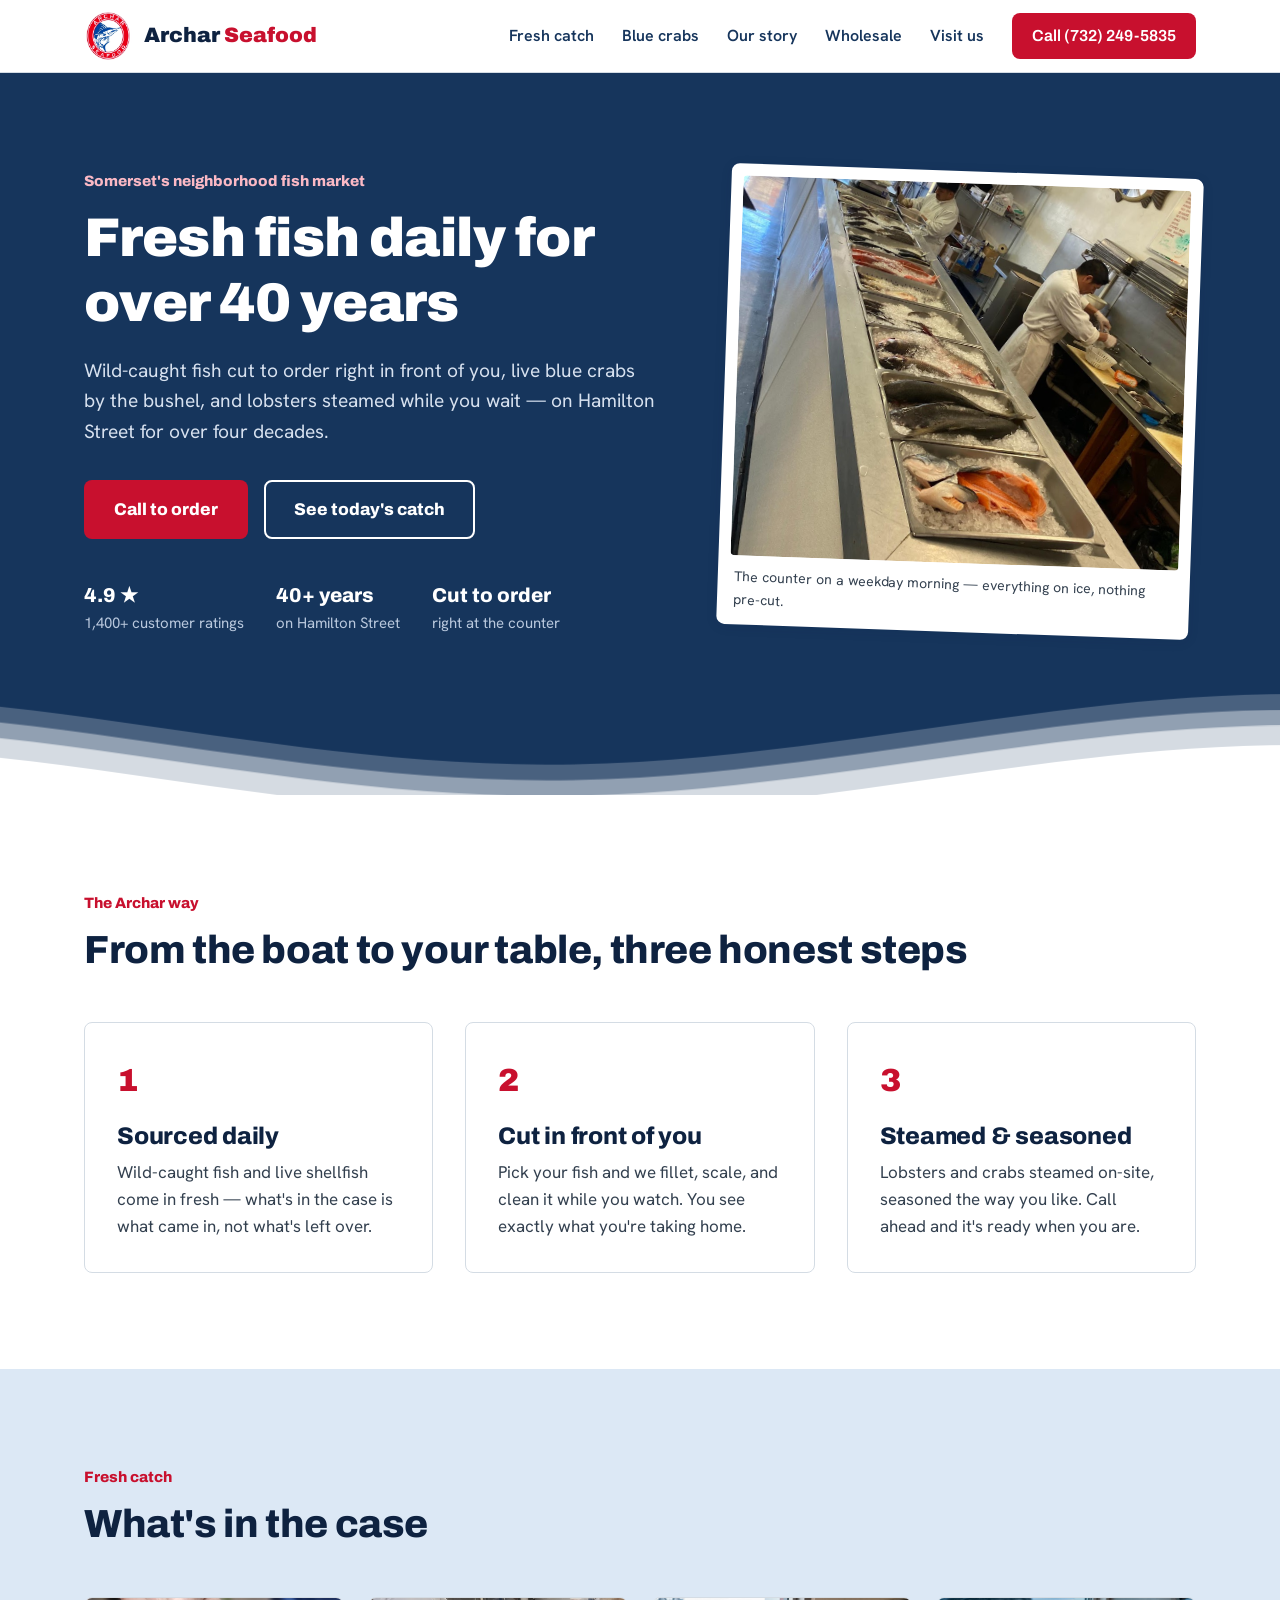
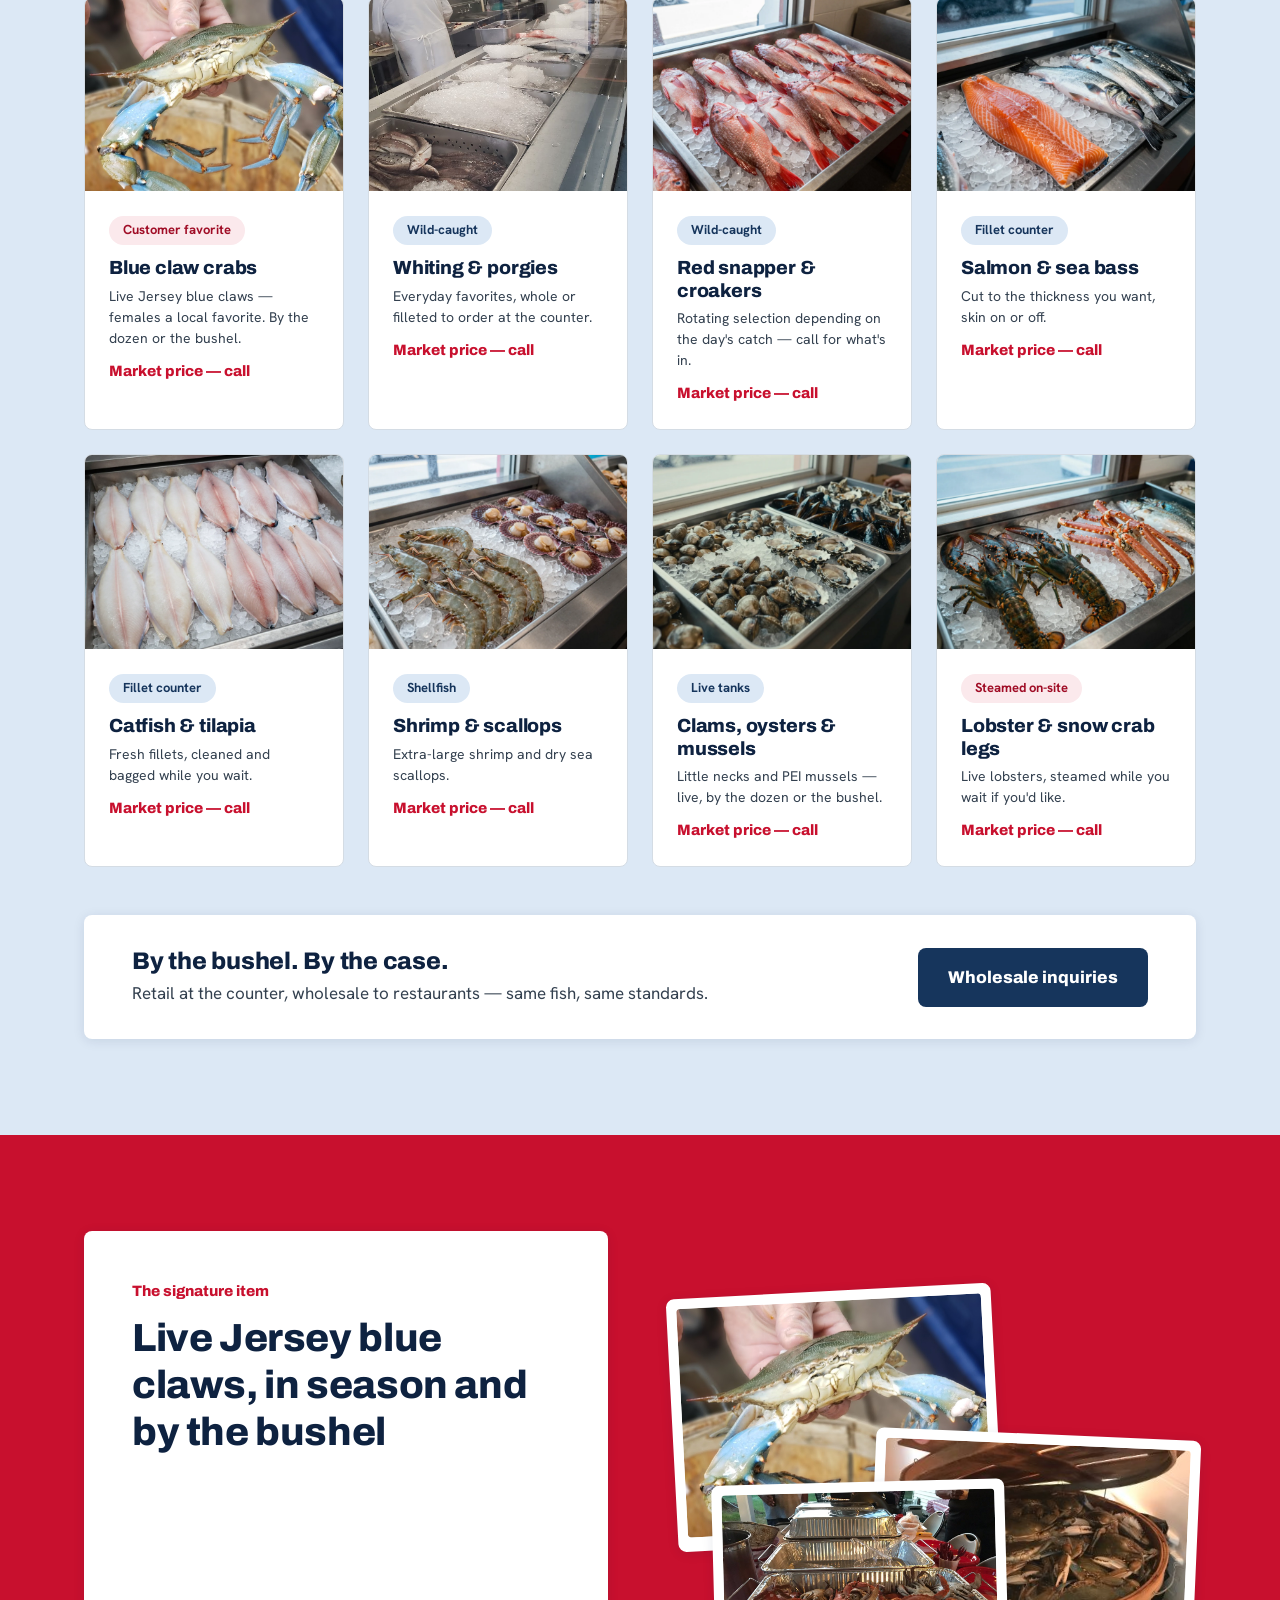
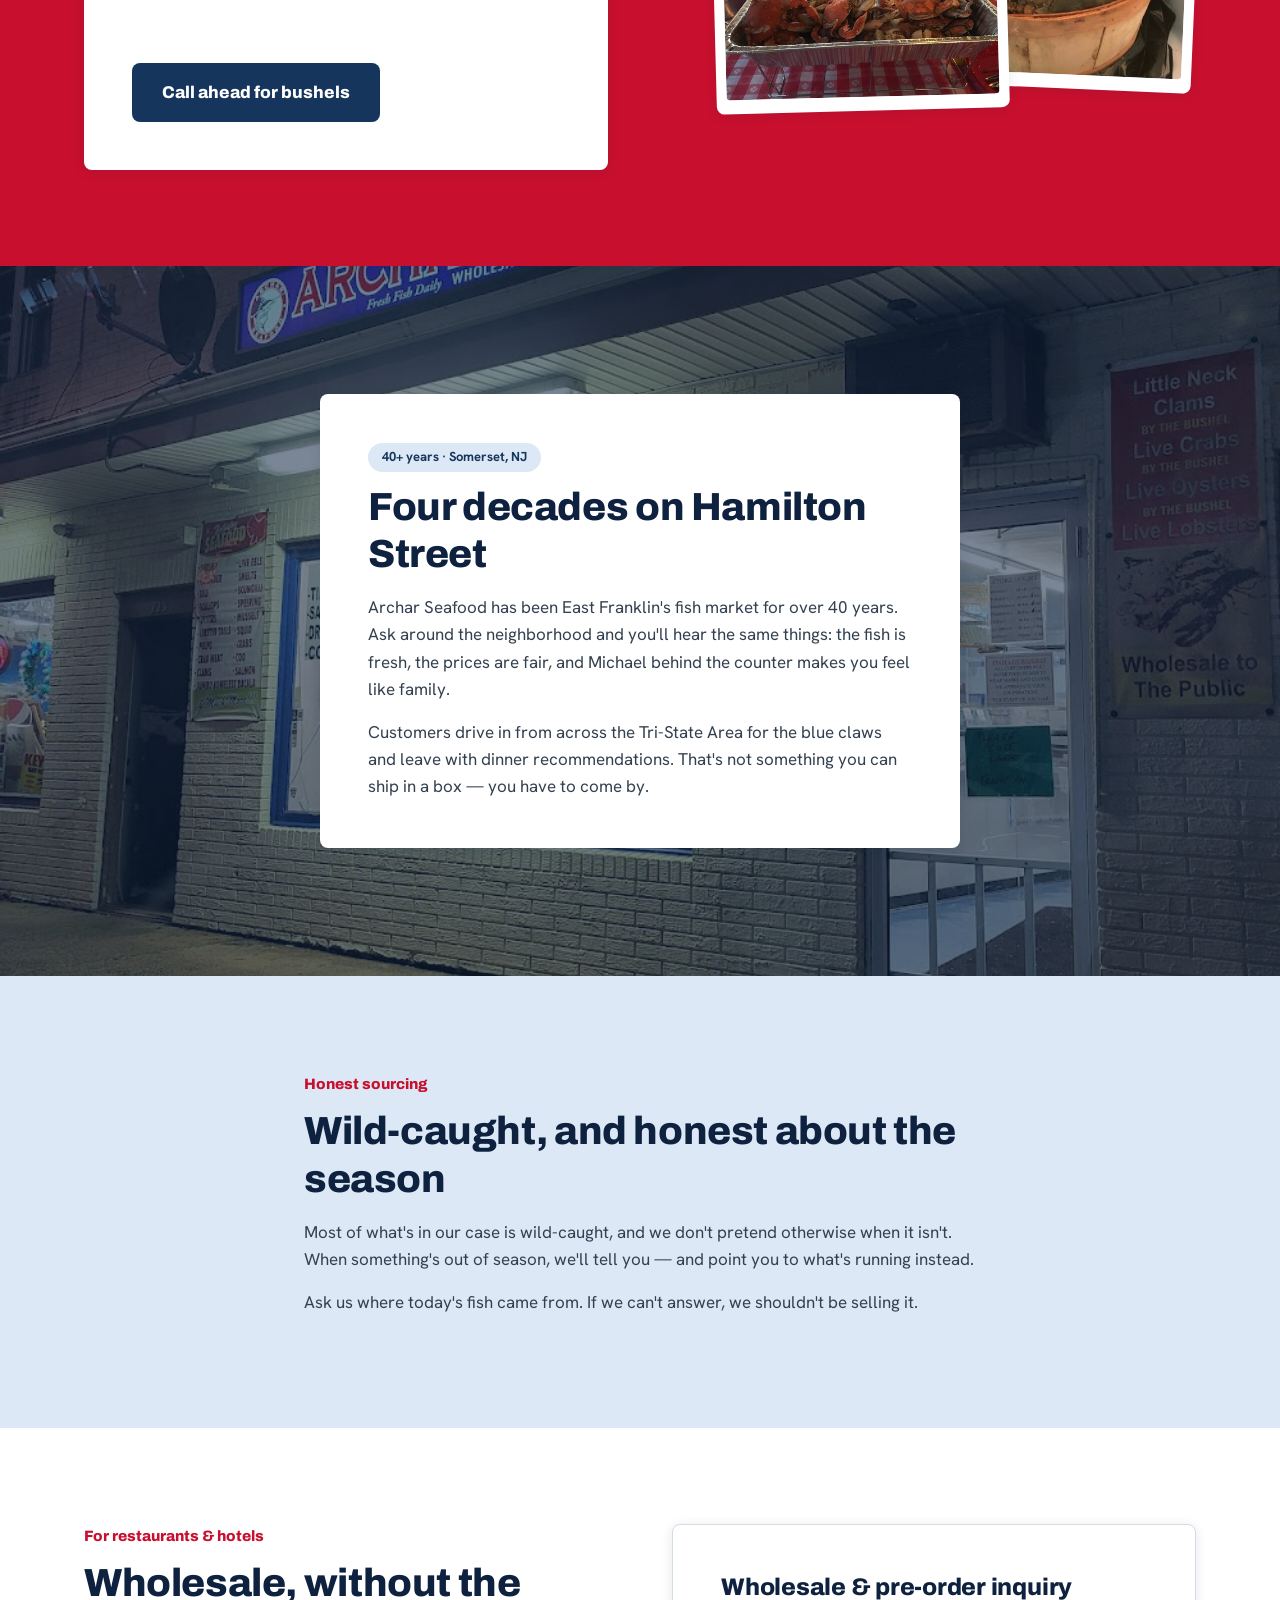
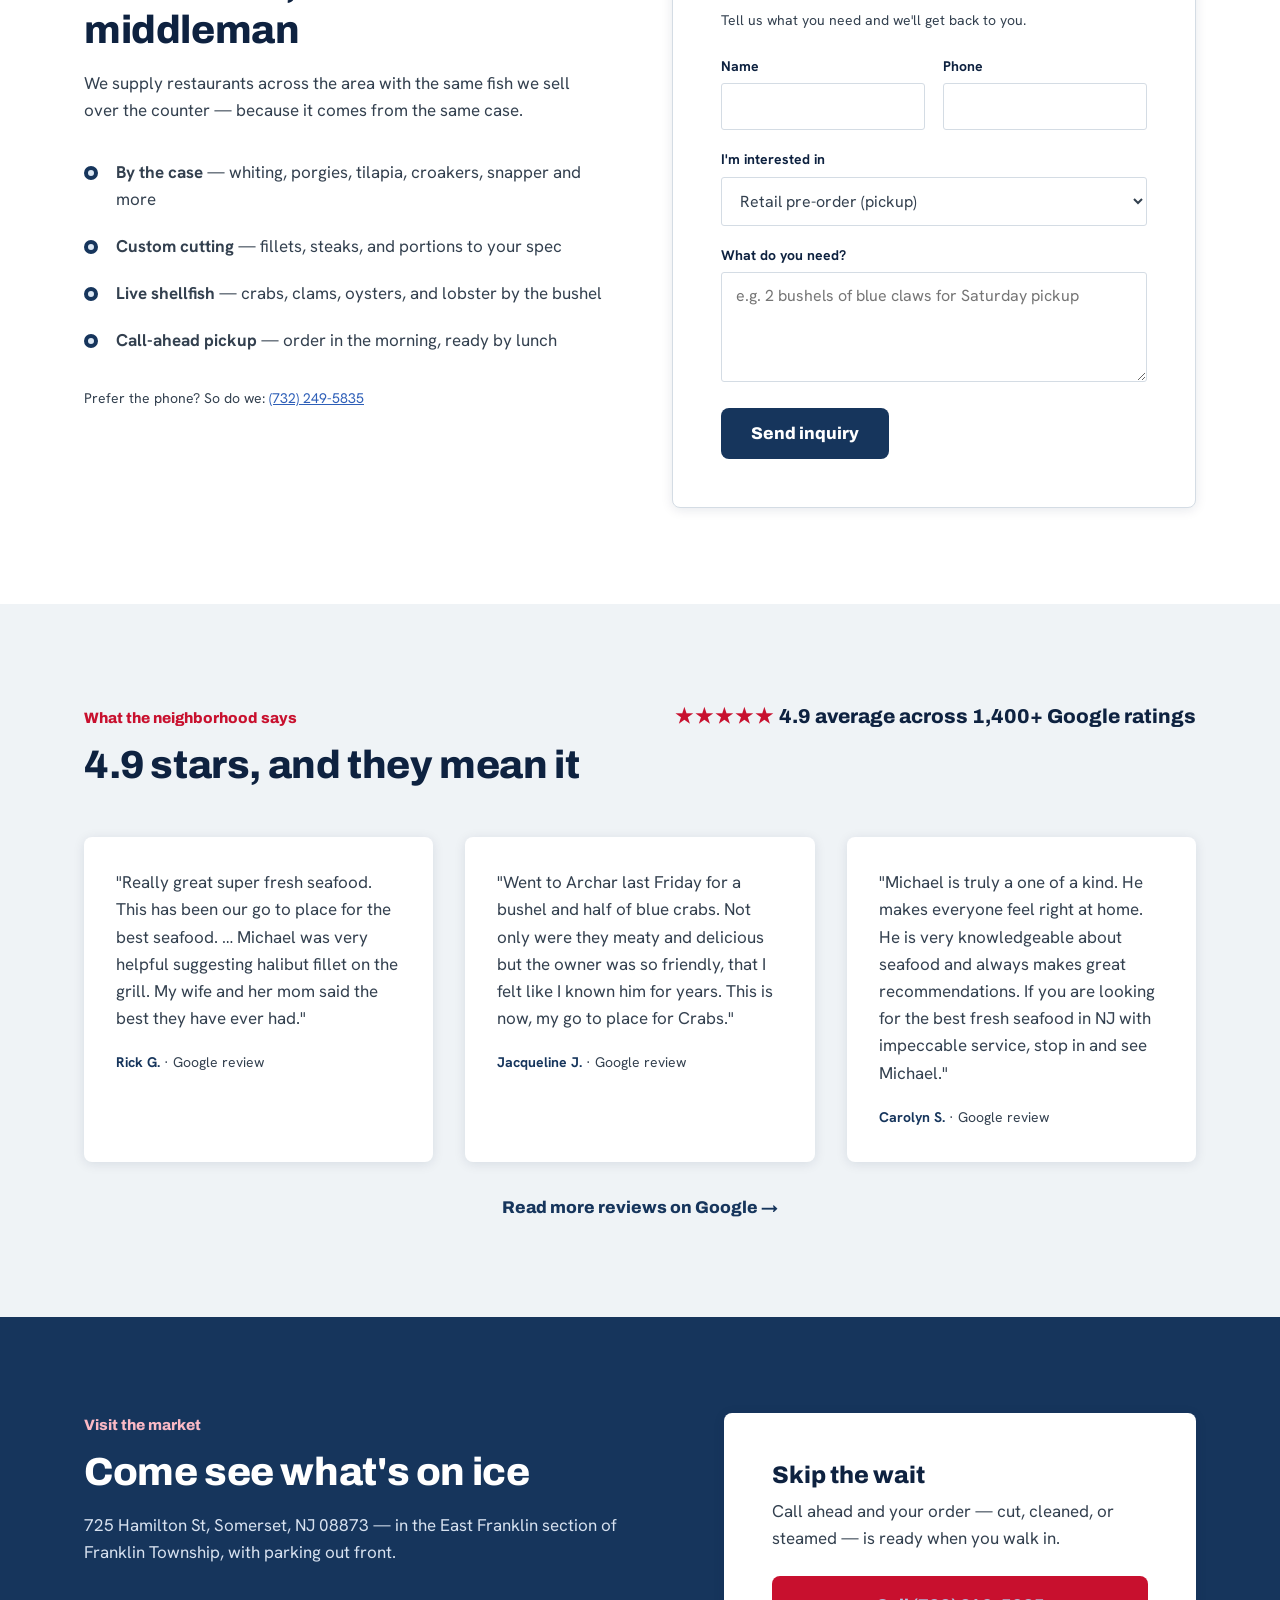
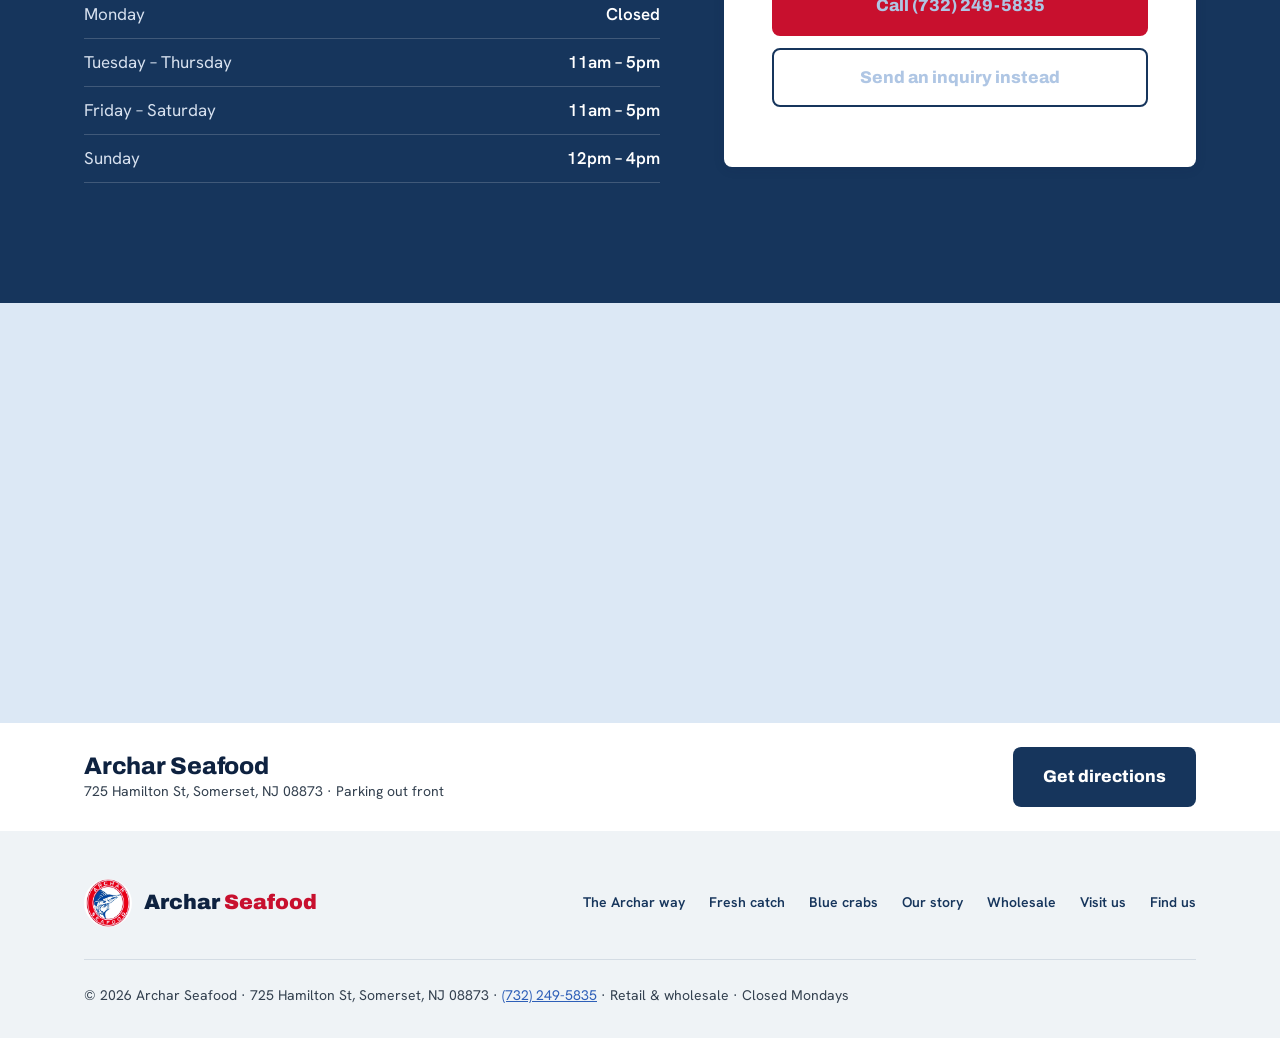
<file: index.html>
<!DOCTYPE html>
<html lang="en">
<head>
<meta charset="UTF-8">
<meta name="viewport" content="width=device-width, initial-scale=1">
<title>Archar Seafood — Fresh Fish Daily | Somerset, NJ</title>
<meta name="description" content="Archar Seafood is Somerset's neighborhood fish market. Wild-caught fish cut to order in front of you, live blue crabs by the bushel, steaming on-site, and wholesale supply to local restaurants. 725 Hamilton St, Somerset, NJ. Call (732) 249-5835.">
<meta property="og:type" content="business.business">
<meta property="og:title" content="Archar Seafood — Fresh Fish Daily | Somerset, NJ">
<meta property="og:description" content="Somerset's neighborhood fish market. Wild-caught fish cut to order, live blue crabs by the bushel, steaming on-site. Call (732) 249-5835.">
<meta property="og:locale" content="en_US">
<!-- Enable once the domain is live (og:url and og:image require absolute URLs):
<meta property="og:url" content="https://archarseafood.com/">
<meta property="og:image" content="https://archarseafood.com/images/archar-04.jpg">
<link rel="canonical" href="https://archarseafood.com/">
-->
<link rel="icon" href="images/archar-logo.jpeg">
<link rel="apple-touch-icon" href="images/archar-logo.jpeg">
<link rel="preconnect" href="https://fonts.googleapis.com">
<link rel="preconnect" href="https://fonts.gstatic.com" crossorigin>
<link href="https://fonts.googleapis.com/css2?family=Archivo:wght@800;900&family=Hanken+Grotesk:wght@400;600;700&display=swap" rel="stylesheet">
<link rel="stylesheet" href="css/styles.css">
<script type="application/ld+json">
{
  "@context": "https://schema.org",
  "@type": "LocalBusiness",
  "name": "Archar Seafood",
  "description": "Neighborhood retail seafood market with fresh fish cut to order, live blue crabs, on-site steaming, and wholesale supply.",
  "telephone": "+17322495835",
  "priceRange": "$$",
  "image": "images/archar-04.jpg",
  "address": {
    "@type": "PostalAddress",
    "streetAddress": "725 Hamilton St",
    "addressLocality": "Somerset",
    "addressRegion": "NJ",
    "postalCode": "08873",
    "addressCountry": "US"
  },
  "openingHoursSpecification": [
    {"@type": "OpeningHoursSpecification", "dayOfWeek": ["Tuesday","Wednesday","Thursday","Friday","Saturday"], "opens": "11:00", "closes": "17:00"},
    {"@type": "OpeningHoursSpecification", "dayOfWeek": "Sunday", "opens": "12:00", "closes": "16:00"}
  ],
  "sameAs": [
    "https://www.yelp.com/biz/archar-seafood-somerset",
    "https://www.tripadvisor.com/Restaurant_Review-g46826-d5020507-Reviews-Archar_Seafood-Somerset_New_Jersey.html",
    "https://www.facebook.com/p/Archar-Seafood-61574561250215/"
  ]
}
</script>
</head>
<body>

<a class="skip-link" href="#main">Skip to content</a>

<header>
  <div class="nav-inner">
    <a class="brand" href="#top">
      <img src="images/archar-logo.jpeg" alt="Archar Seafood logo" width="48" height="48">
      <span>Archar <em>Seafood</em></span>
    </a>
    <button class="nav-toggle" aria-expanded="false" aria-controls="site-nav" aria-label="Menu">
      <span class="bar"></span><span class="bar"></span><span class="bar"></span>
    </button>
    <nav class="nav-links" id="site-nav">
      <a href="#catch">Fresh catch</a>
      <a href="#crabs">Blue crabs</a>
      <a href="#story">Our story</a>
      <a href="#wholesale">Wholesale</a>
      <a href="#visit">Visit us</a>
      <a class="nav-call" href="tel:+17322495835">Call (732) 249-5835</a>
    </nav>
  </div>
</header>

<main id="main">

<!-- ===== Hero — navy band ===== -->
<section class="hero on-dark" id="top">
  <div class="wrap hero-grid">
    <div>
      <span class="eyebrow">Somerset's neighborhood fish market</span>
      <h1>Fresh fish daily for over 40 years</h1>
      <p>Wild-caught fish cut to order right in front of you, live blue crabs by the bushel, and lobsters steamed while you wait — on Hamilton Street for over four decades.</p>
      <div class="hero-ctas">
        <a class="btn btn-primary" href="tel:+17322495835">Call to order</a>
        <a class="btn btn-ghost-light" href="#catch">See today's catch</a>
      </div>
      <div class="hero-proof">
        <div><strong>4.9 ★</strong> 1,400+ customer ratings</div>
        <div><strong>40+ years</strong> on Hamilton Street</div>
        <div><strong>Cut to order</strong> right at the counter</div>
      </div>
    </div>
    <figure class="hero-photo">
      <img src="images/archar-04.jpg" alt="The Archar Seafood counter lined with fresh whole fish on ice" width="1000" height="983" fetchpriority="high">
      <figcaption>The counter on a weekday morning — everything on ice, nothing pre-cut.</figcaption>
    </figure>
  </div>

  <!-- Animated waves washing into the white section below -->
  <svg class="wave-divider" viewBox="0 24 150 28" preserveAspectRatio="none" aria-hidden="true" focusable="false">
    <defs>
      <path id="wave-shape" d="M-160 44c30 0 58-18 88-18s58 18 88 18 58-18 88-18 58 18 88 18v44h-352z"></path>
    </defs>
    <g class="wave-bob">
      <use class="wave-slide" href="#wave-shape" x="48" y="0" fill="rgba(255,255,255,.22)"></use>
    </g>
    <g class="wave-bob">
      <use class="wave-slide" href="#wave-shape" x="48" y="4" fill="rgba(255,255,255,.4)"></use>
    </g>
    <g class="wave-bob">
      <use class="wave-slide" href="#wave-shape" x="48" y="8" fill="rgba(255,255,255,.62)"></use>
    </g>
    <g class="wave-bob">
      <use class="wave-slide" href="#wave-shape" x="48" y="13" fill="#ffffff"></use>
    </g>
  </svg>
</section>

<!-- ===== The Archar Way ===== -->
<section id="way">
  <div class="wrap">
    <span class="eyebrow">The Archar way</span>
    <h2>From the boat to your table, three honest steps</h2>
    <div class="steps-grid">
      <div class="step">
        <div class="step-num" aria-hidden="true">1</div>
        <h3>Sourced daily</h3>
        <p>Wild-caught fish and live shellfish come in fresh — what's in the case is what came in, not what's left over.</p>
      </div>
      <div class="step">
        <div class="step-num" aria-hidden="true">2</div>
        <h3>Cut in front of you</h3>
        <p>Pick your fish and we fillet, scale, and clean it while you watch. You see exactly what you're taking home.</p>
      </div>
      <div class="step">
        <div class="step-num" aria-hidden="true">3</div>
        <h3>Steamed &amp; seasoned</h3>
        <p>Lobsters and crabs steamed on-site, seasoned the way you like. Call ahead and it's ready when you are.</p>
      </div>
    </div>
  </div>
</section>

<!-- ===== Fresh catch — navy-tint band ===== -->
<section class="catch" id="catch">
  <div class="wrap">
    <span class="eyebrow">Fresh catch</span>
    <h2>What's in the case</h2>
    <div class="catch-grid">
      <div class="product">
        <img src="images/archar-02.jpg" alt="A live blue claw crab held up over a bushel basket" width="1000" height="1333" loading="lazy">
        <div class="product-body">
          <span class="badge badge-red">Customer favorite</span>
          <h4>Blue claw crabs</h4>
          <p>Live Jersey blue claws — females a local favorite. By the dozen or the bushel.</p>
          <div class="price">Market price — call</div>
        </div>
      </div>
      <div class="product">
        <img src="images/archar-03.jpg" alt="Whole whiting and porgies packed on ice in the display case" width="1000" height="1333" loading="lazy">
        <div class="product-body">
          <span class="badge badge-navy">Wild-caught</span>
          <h4>Whiting &amp; porgies</h4>
          <p>Everyday favorites, whole or filleted to order at the counter.</p>
          <div class="price">Market price — call</div>
        </div>
      </div>
      <div class="product">
        <img src="images/catch-snapper-croaker.webp" alt="Whole red snapper and croakers laid out on crushed ice" width="1472" height="1104" loading="lazy">
        <div class="product-body">
          <span class="badge badge-navy">Wild-caught</span>
          <h4>Red snapper &amp; croakers</h4>
          <p>Rotating selection depending on the day's catch — call for what's in.</p>
          <div class="price">Market price — call</div>
        </div>
      </div>
      <div class="product">
        <img src="images/catch-salmon-seabass.webp" alt="A side of salmon beside whole sea bass on ice" width="1472" height="1104" loading="lazy">
        <div class="product-body">
          <span class="badge badge-navy">Fillet counter</span>
          <h4>Salmon &amp; sea bass</h4>
          <p>Cut to the thickness you want, skin on or off.</p>
          <div class="price">Market price — call</div>
        </div>
      </div>
      <div class="product">
        <img src="images/catch-catfish-tilapia.webp" alt="Rows of fresh catfish and tilapia fillets on ice" width="1472" height="1104" loading="lazy">
        <div class="product-body">
          <span class="badge badge-navy">Fillet counter</span>
          <h4>Catfish &amp; tilapia</h4>
          <p>Fresh fillets, cleaned and bagged while you wait.</p>
          <div class="price">Market price — call</div>
        </div>
      </div>
      <div class="product">
        <img src="images/catch-shrimp-scallops.webp" alt="Extra-large shrimp and dry sea scallops on ice" width="1472" height="1104" loading="lazy">
        <div class="product-body">
          <span class="badge badge-navy">Shellfish</span>
          <h4>Shrimp &amp; scallops</h4>
          <p>Extra-large shrimp and dry sea scallops.</p>
          <div class="price">Market price — call</div>
        </div>
      </div>
      <div class="product">
        <img src="images/catch-clams-oysters.webp" alt="Trays of live little neck clams, oysters and mussels" width="1472" height="1104" loading="lazy">
        <div class="product-body">
          <span class="badge badge-navy">Live tanks</span>
          <h4>Clams, oysters &amp; mussels</h4>
          <p>Little necks and PEI mussels — live, by the dozen or the bushel.</p>
          <div class="price">Market price — call</div>
        </div>
      </div>
      <div class="product">
        <img src="images/catch-lobster-crablegs.webp" alt="Live lobsters and snow crab legs on crushed ice" width="1472" height="1104" loading="lazy">
        <div class="product-body">
          <span class="badge badge-red">Steamed on-site</span>
          <h4>Lobster &amp; snow crab legs</h4>
          <p>Live lobsters, steamed while you wait if you'd like.</p>
          <div class="price">Market price — call</div>
        </div>
      </div>
    </div>
    <div class="bushel-bar">
      <div>
        <h3>By the bushel. By the case.</h3>
        <p>Retail at the counter, wholesale to restaurants — same fish, same standards.</p>
      </div>
      <a class="btn btn-secondary" href="#wholesale">Wholesale inquiries</a>
    </div>
  </div>
</section>

<!-- ===== Blue crab feature — red accent band, tilted photo cards ===== -->
<section class="crab" id="crabs">
  <div class="wrap crab-grid">
    <div class="crab-card">
      <span class="eyebrow">The signature item</span>
      <h2>Live Jersey blue claws, in season and by the bushel</h2>
      <p>When crab season hits, the bushels move fast. Hard shells, soft shells when they're running, and females that regulars swear by. We'll steam and season them on-site — bring them home hot.</p>
      <p class="small">Seasonal availability — call ahead to reserve a bushel for the weekend.</p>
      <a class="btn btn-secondary" href="tel:+17322495835">Call ahead for bushels</a>
    </div>
    <div class="crab-photos">
      <figure class="ph1"><img src="images/archar-02.jpg" alt="A live blue claw crab held up at the market" width="1000" height="1333" loading="lazy"></figure>
      <figure class="ph2"><img src="images/archar-07.jpg" alt="A bushel basket full of live blue crabs" width="338" height="450" loading="lazy"></figure>
      <figure class="ph3"><img src="images/archar-08.jpeg" alt="Trays of steamed and seasoned blue crabs" width="1024" height="768" loading="lazy"></figure>
    </div>
  </div>
</section>

<!-- ===== Our story — photo band with centered floating card ===== -->
<section class="story" id="story">
  <div class="wrap">
    <div class="story-card">
      <span class="badge badge-navy">40+ years · Somerset, NJ</span>
      <h2>Four decades on Hamilton Street</h2>
      <p>Archar Seafood has been East Franklin's fish market for over 40 years. Ask around the neighborhood and you'll hear the same things: the fish is fresh, the prices are fair, and Michael behind the counter makes you feel like family.</p>
      <p>Customers drive in from across the Tri-State Area for the blue claws and leave with dinner recommendations. That's not something you can ship in a box — you have to come by.</p>
    </div>
  </div>
</section>

<!-- ===== Sustainability — navy-tint band ===== -->
<section class="sustain" id="sustainability">
  <div class="wrap sustain-inner">
    <span class="eyebrow">Honest sourcing</span>
    <h2>Wild-caught, and honest about the season</h2>
    <p>Most of what's in our case is wild-caught, and we don't pretend otherwise when it isn't. When something's out of season, we'll tell you — and point you to what's running instead.</p>
    <p>Ask us where today's fish came from. If we can't answer, we shouldn't be selling it.</p>
  </div>
</section>

<!-- ===== Wholesale ===== -->
<section class="wholesale" id="wholesale">
  <div class="wrap wholesale-grid">
    <div>
      <span class="eyebrow">For restaurants &amp; hotels</span>
      <h2>Wholesale, without the middleman</h2>
      <p>We supply restaurants across the area with the same fish we sell over the counter — because it comes from the same case.</p>
      <ul>
        <li><strong>By the case</strong> — whiting, porgies, tilapia, croakers, snapper and more</li>
        <li><strong>Custom cutting</strong> — fillets, steaks, and portions to your spec</li>
        <li><strong>Live shellfish</strong> — crabs, clams, oysters, and lobster by the bushel</li>
        <li><strong>Call-ahead pickup</strong> — order in the morning, ready by lunch</li>
      </ul>
      <p class="small">Prefer the phone? So do we: <a href="tel:+17322495835">(732) 249-5835</a></p>
    </div>
    <form class="form-card" id="inquiry-form" action="#" method="post" novalidate>
      <h3>Wholesale &amp; pre-order inquiry</h3>
      <p class="small">Tell us what you need and we'll get back to you.</p>
      <!-- Honeypot: hidden from humans, catches bots -->
      <div class="hp-field" aria-hidden="true">
        <label for="f-website">Website</label>
        <input id="f-website" name="website" type="text" tabindex="-1" autocomplete="off">
      </div>
      <input type="hidden" name="source" value="direct">
      <div class="form-row">
        <div class="field">
          <label for="f-name">Name</label>
          <input id="f-name" name="name" type="text" autocomplete="name" required>
        </div>
        <div class="field">
          <label for="f-phone">Phone</label>
          <input id="f-phone" name="phone" type="tel" autocomplete="tel" required>
        </div>
      </div>
      <div class="field">
        <label for="f-type">I'm interested in</label>
        <select id="f-type" name="type">
          <option>Retail pre-order (pickup)</option>
          <option>Wholesale — restaurant / hotel</option>
          <option>Seafood boil / event</option>
          <option>Something else</option>
        </select>
      </div>
      <div class="field">
        <label for="f-msg">What do you need?</label>
        <textarea id="f-msg" name="message" rows="4" placeholder="e.g. 2 bushels of blue claws for Saturday pickup"></textarea>
      </div>
      <button class="btn btn-secondary" type="submit">Send inquiry</button>
      <p class="form-notice" role="status" tabindex="-1"></p>
    </form>
    <div class="form-card form-success is-hidden" id="inquiry-success" role="status" tabindex="-1">
      <h3>Got it — we'll call you back</h3>
      <p>Thanks for reaching out. We'll get back to you as soon as we're off the counter. In a hurry? <a href="tel:+17322495835">(732) 249-5835</a>.</p>
    </div>
  </div>
</section>

<!-- ===== Reviews — sea salt band ===== -->
<section class="reviews" id="reviews">
  <div class="wrap">
    <div class="reviews-head">
      <div>
        <span class="eyebrow">What the neighborhood says</span>
        <h2>4.9 stars, and they mean it</h2>
      </div>
      <div class="stars"><span aria-hidden="true">★★★★★</span> 4.9 average across 1,400+ Google ratings</div>
    </div>
    <div class="reviews-grid">
      <div class="review">
        <blockquote>"Really great super fresh seafood. This has been our go to place for the best seafood. … Michael was very helpful suggesting halibut fillet on the grill. My wife and her mom said the best they have ever had."</blockquote>
        <cite>Rick G. <span>· Google review</span></cite>
      </div>
      <div class="review">
        <blockquote>"Went to Archar last Friday for a bushel and half of blue crabs. Not only were they meaty and delicious but the owner was so friendly, that I felt like I known him for years. This is now, my go to place for Crabs."</blockquote>
        <cite>Jacqueline J. <span>· Google review</span></cite>
      </div>
      <div class="review">
        <blockquote>"Michael is truly a one of a kind. He makes everyone feel right at home. He is very knowledgeable about seafood and always makes great recommendations. If you are looking for the best fresh seafood in NJ with impeccable service, stop in and see Michael."</blockquote>
        <cite>Carolyn S. <span>· Google review</span></cite>
      </div>
    </div>
    <p class="reviews-more">
      <a href="https://maps.google.com/?cid=12820526621383545980" target="_blank" rel="noopener">Read more reviews on Google →</a>
    </p>
  </div>
</section>

<!-- ===== Visit — navy band ===== -->
<section class="visit on-dark" id="visit">
  <div class="wrap visit-grid">
    <div>
      <span class="eyebrow">Visit the market</span>
      <h2>Come see what's on ice</h2>
      <p>725 Hamilton St, Somerset, NJ 08873 — in the East Franklin section of Franklin Township, with parking out front.</p>
      <table class="hours">
        <tr><td>Monday</td><td>Closed</td></tr>
        <tr><td>Tuesday – Thursday</td><td>11am – 5pm</td></tr>
        <tr><td>Friday – Saturday</td><td>11am – 5pm</td></tr>
        <tr><td>Sunday</td><td>12pm – 4pm</td></tr>
      </table>
    </div>
    <div class="visit-card">
      <h3>Skip the wait</h3>
      <p>Call ahead and your order — cut, cleaned, or steamed — is ready when you walk in.</p>
      <a class="btn btn-primary" href="tel:+17322495835">Call (732) 249-5835</a>
      <a class="btn btn-ghost" href="#wholesale">Send an inquiry instead</a>
    </div>
  </div>
</section>

<!-- ===== Map — full-bleed Google map ===== -->
<section class="map-section" id="map" aria-label="Map to Archar Seafood">
  <div class="map-embed">
    <iframe
      src="https://www.google.com/maps?q=Archar+Seafood,+725+Hamilton+St,+Somerset,+NJ+08873&amp;output=embed"
      title="Google Map showing Archar Seafood at 725 Hamilton St, Somerset, NJ 08873"
      width="600" height="450" style="border:0" loading="lazy"
      referrerpolicy="no-referrer-when-downgrade" allowfullscreen></iframe>
  </div>
  <div class="wrap map-bar">
    <div>
      <h3>Archar Seafood</h3>
      <p class="small">725 Hamilton St, Somerset, NJ 08873 · Parking out front</p>
    </div>
    <a class="btn btn-secondary" href="https://maps.google.com/?q=725+Hamilton+St,+Somerset,+NJ+08873" target="_blank" rel="noopener">Get directions</a>
  </div>
</section>

</main>

<footer>
  <div class="wrap">
    <div class="foot-top">
      <a class="brand" href="#top">
        <img src="images/archar-logo.jpeg" alt="Archar Seafood logo" width="48" height="48" loading="lazy">
        <span>Archar <em>Seafood</em></span>
      </a>
      <nav class="foot-links">
        <a href="#way">The Archar way</a>
        <a href="#catch">Fresh catch</a>
        <a href="#crabs">Blue crabs</a>
        <a href="#story">Our story</a>
        <a href="#wholesale">Wholesale</a>
        <a href="#visit">Visit us</a>
        <a href="#map">Find us</a>
      </nav>
    </div>
    <div class="fine">
      © 2026 Archar Seafood · 725 Hamilton St, Somerset, NJ 08873 · <a href="tel:+17322495835">(732) 249-5835</a> · Retail &amp; wholesale · Closed Mondays
    </div>
  </div>
</footer>

<script src="js/main.js"></script>
</body>
</html>
</file>
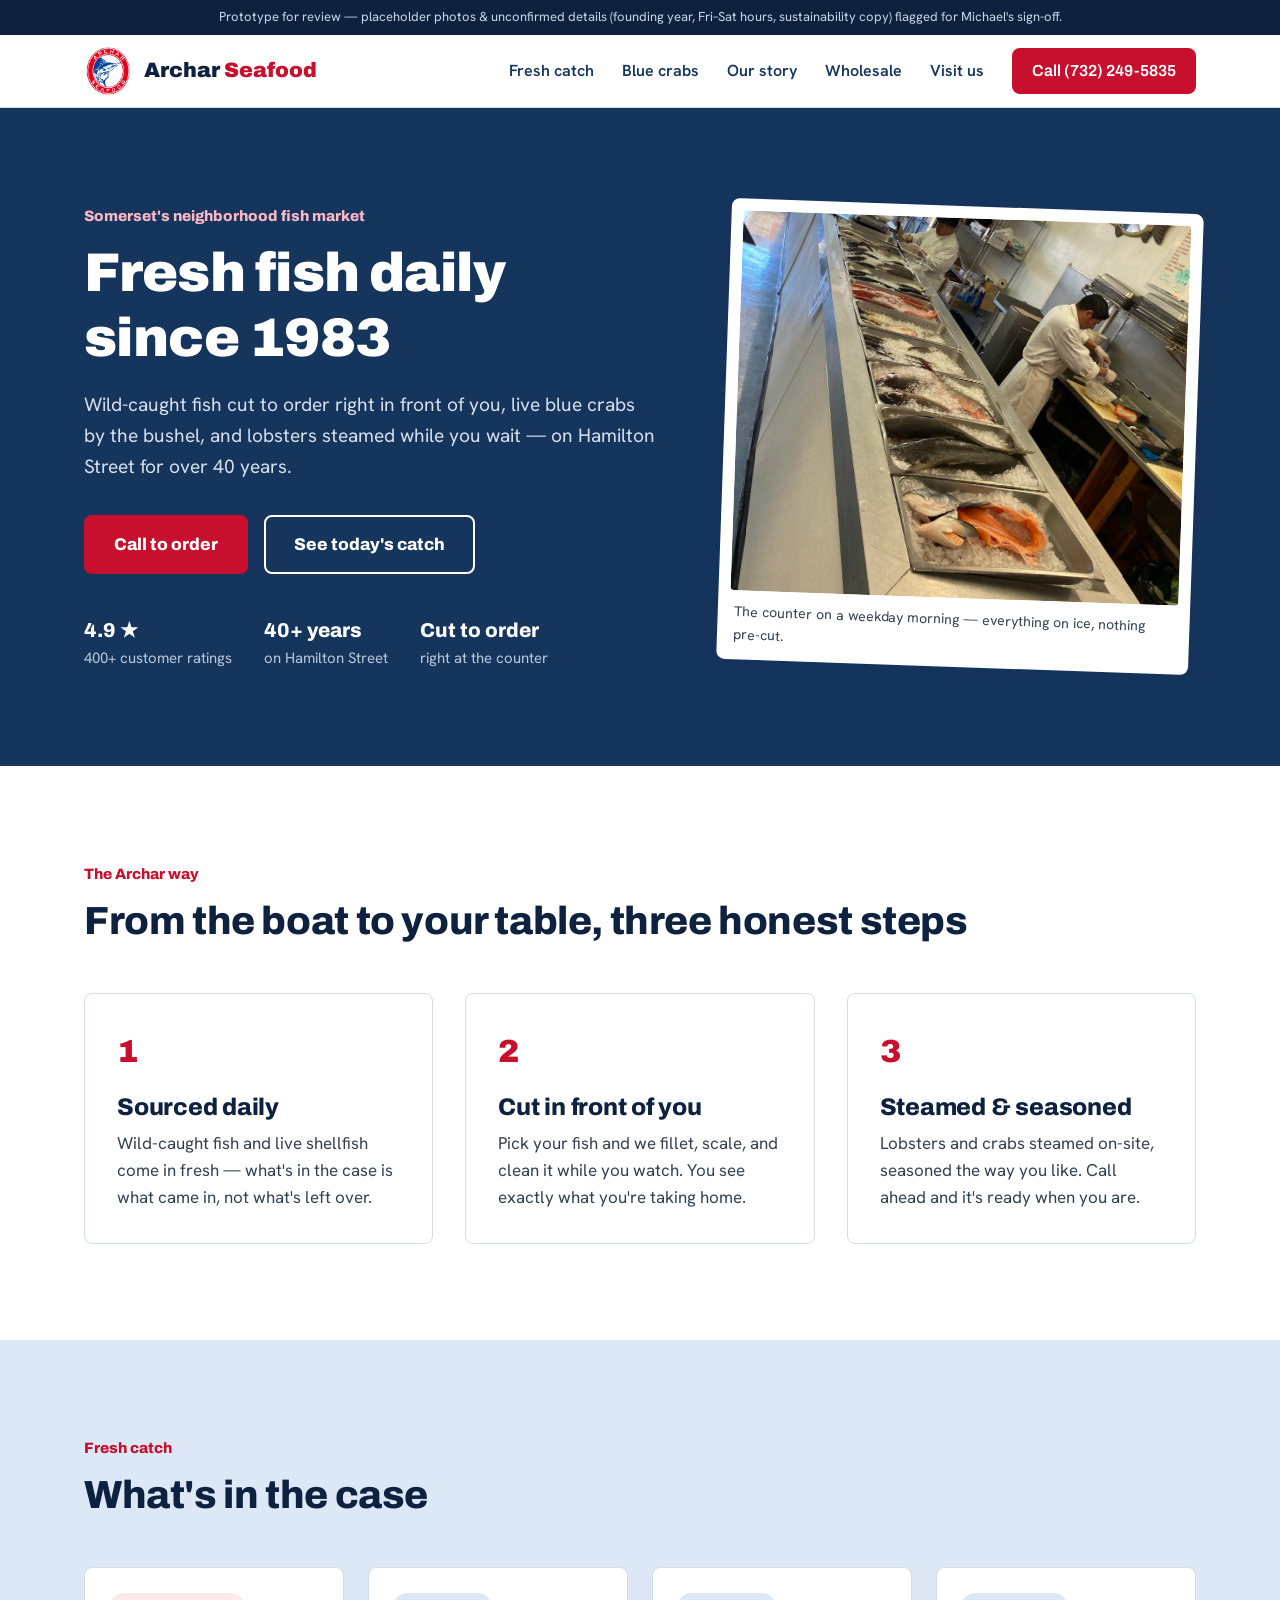
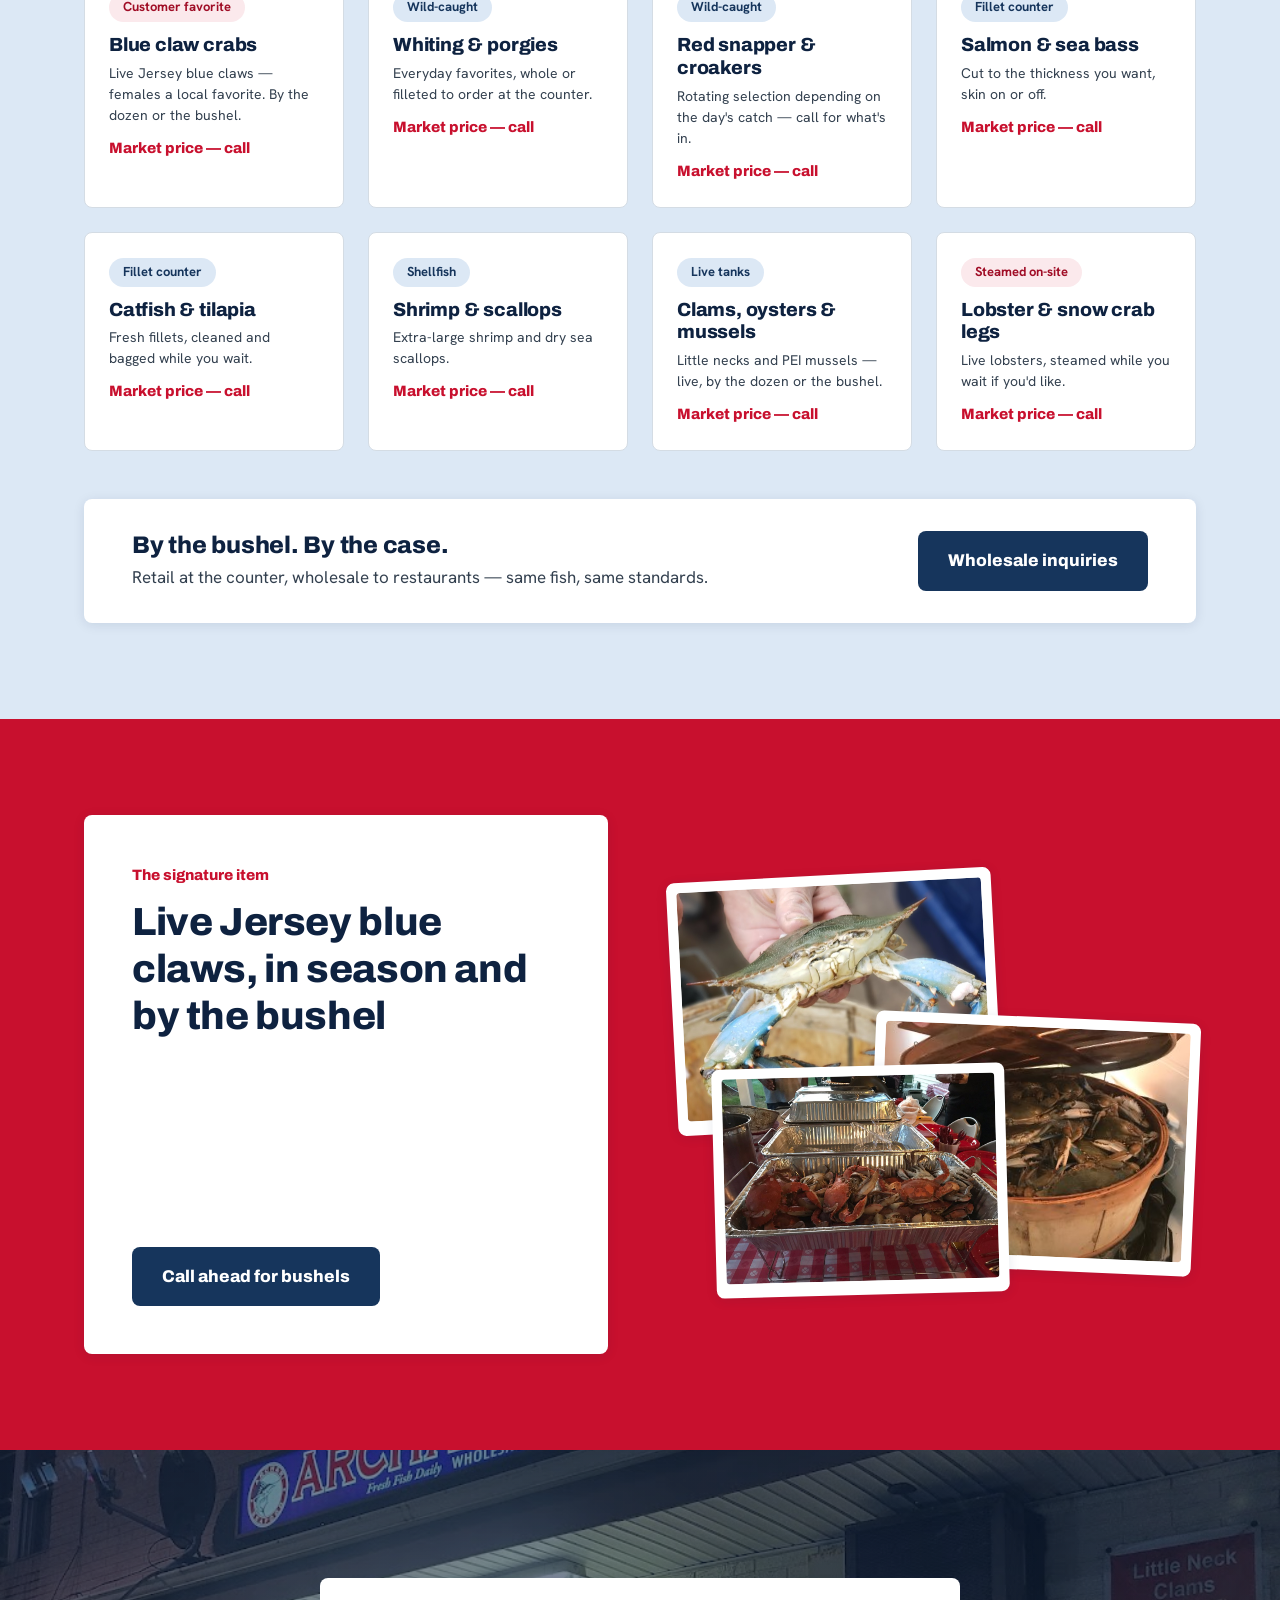
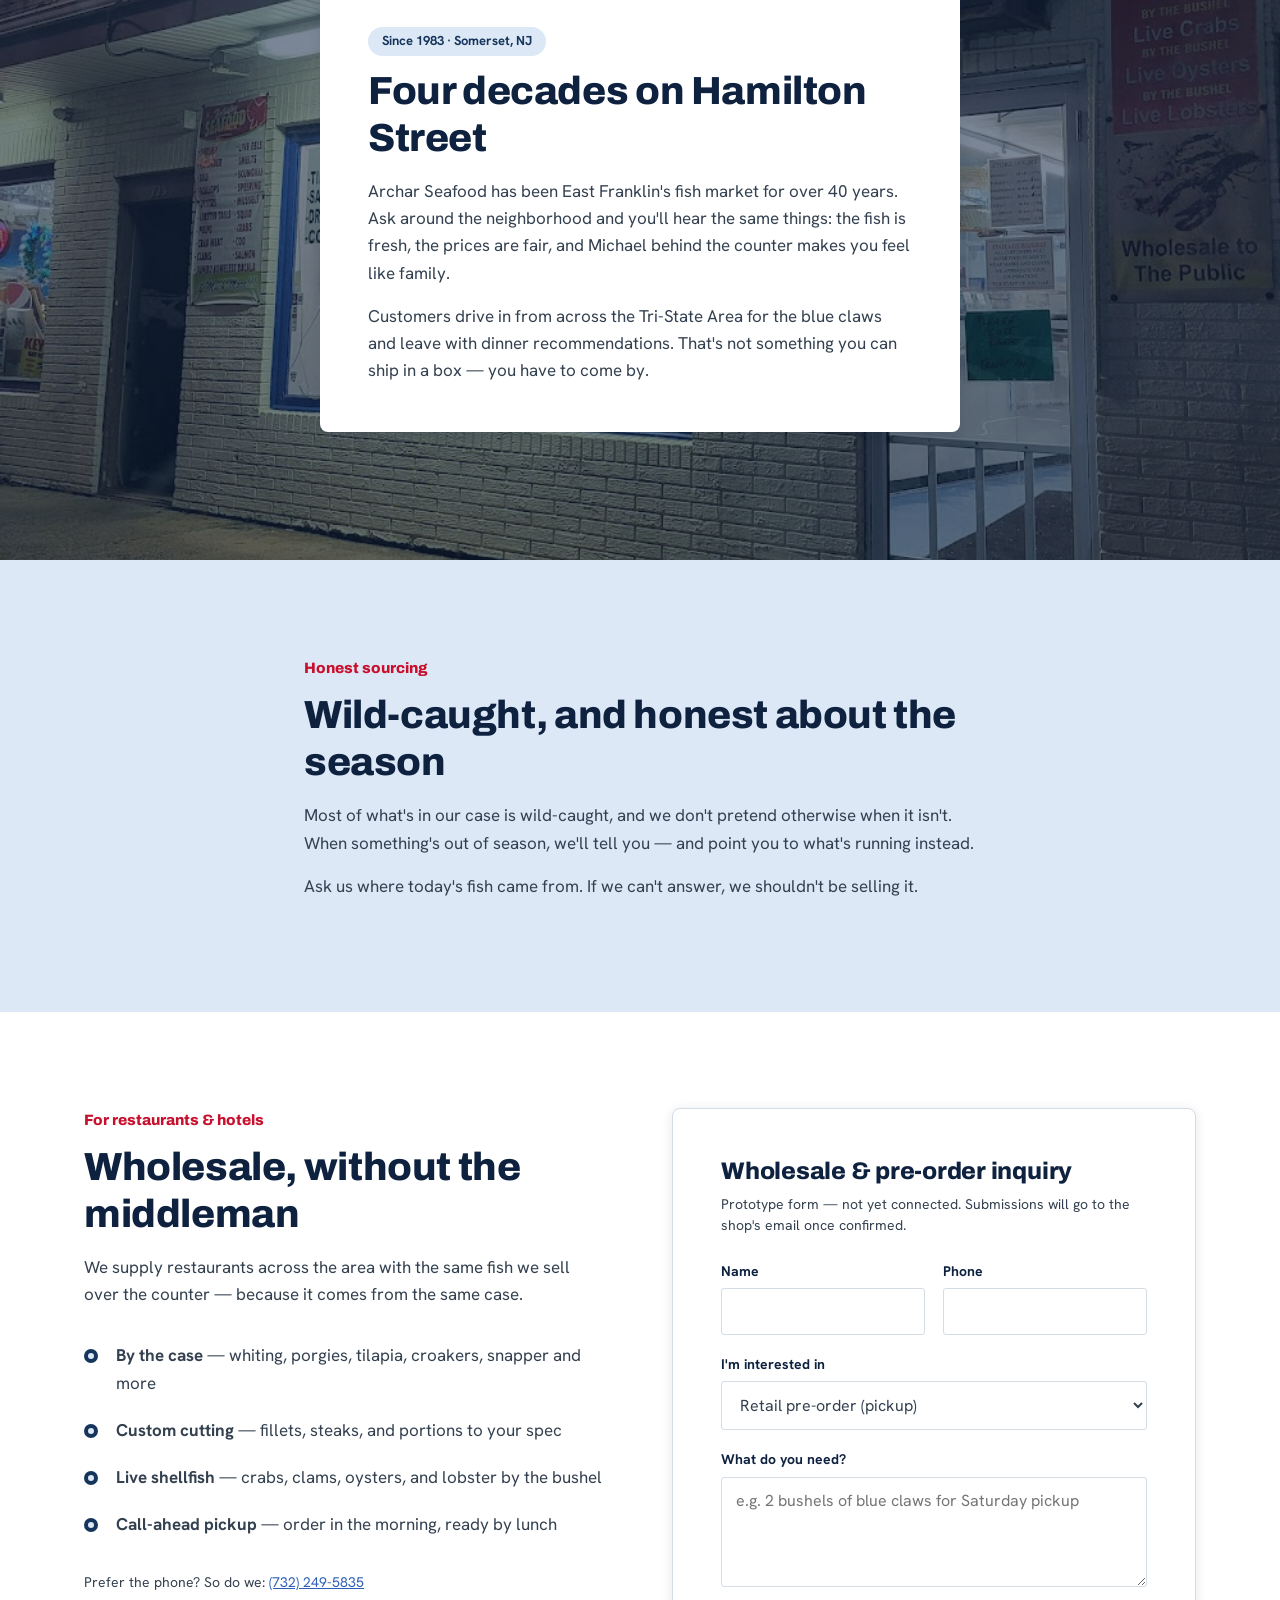
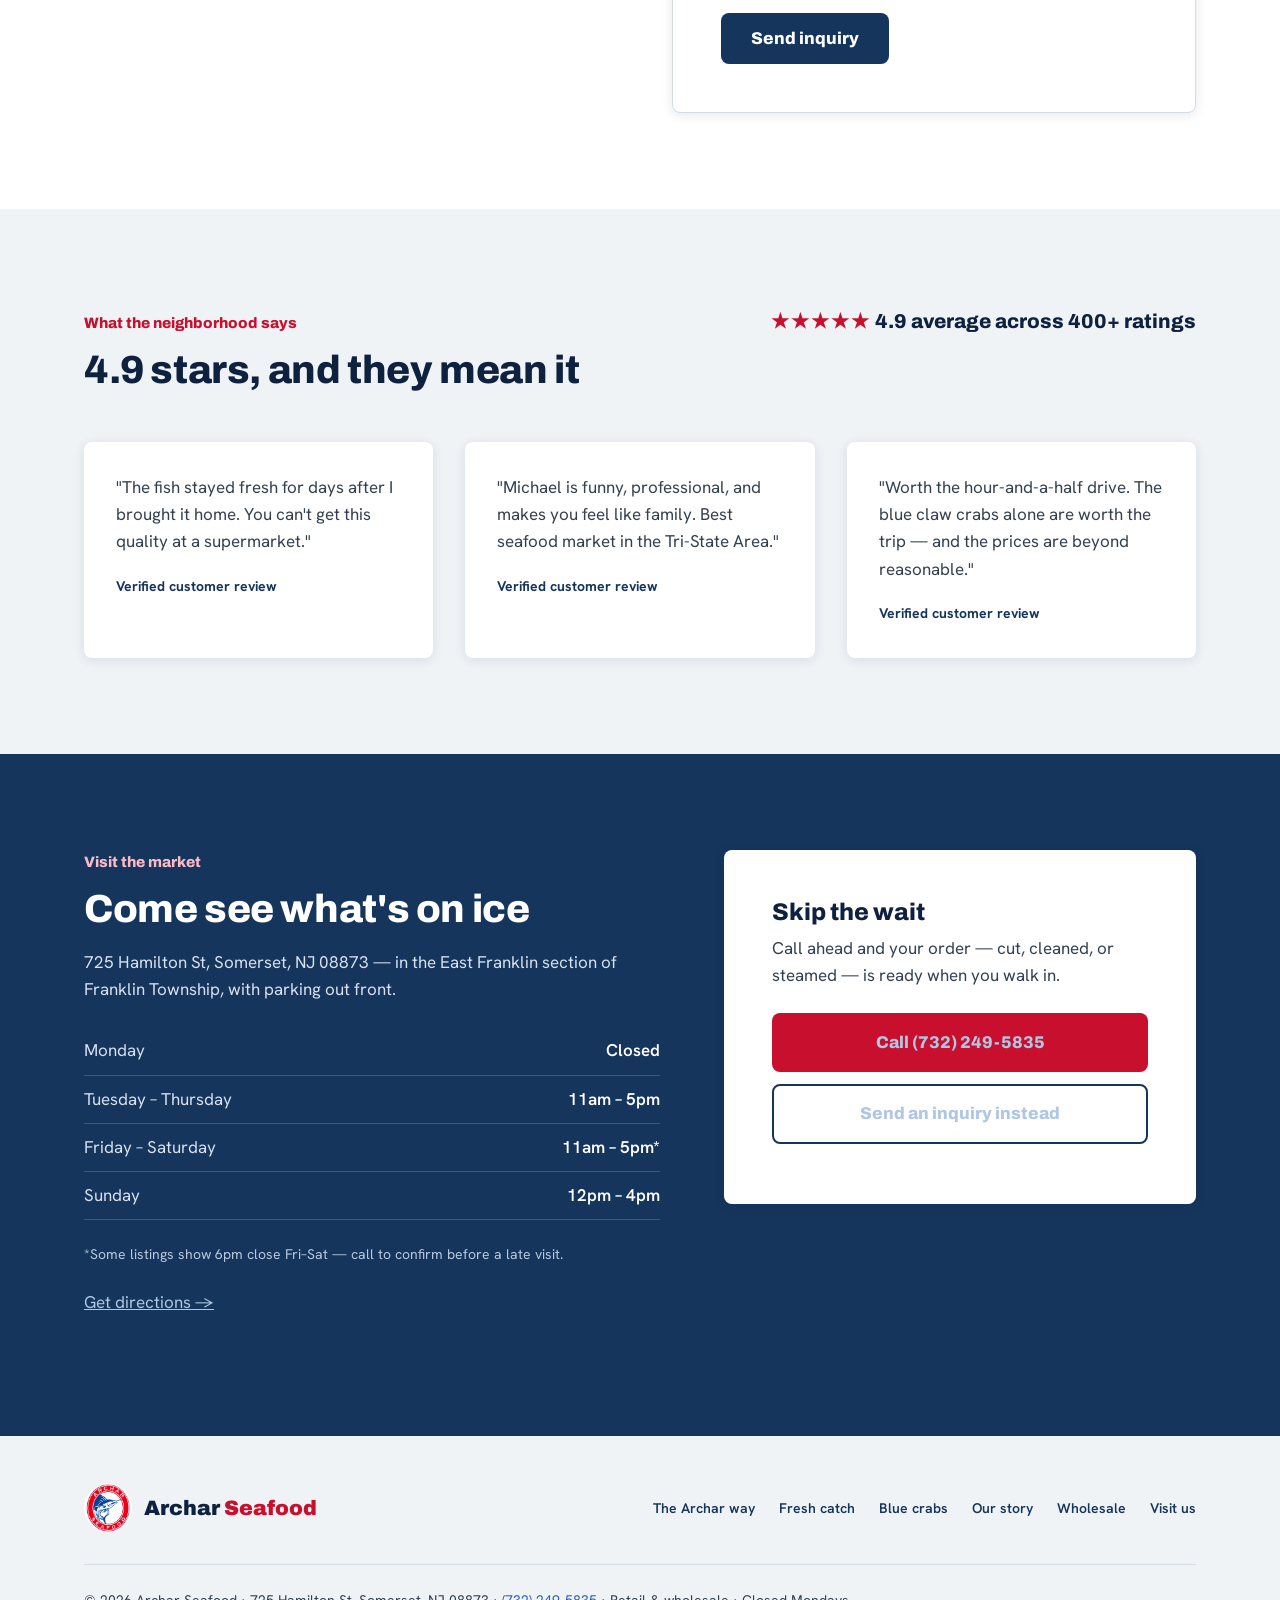
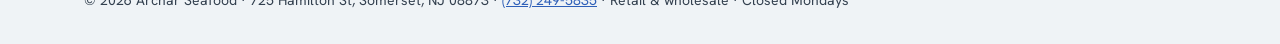
<file: prototype/index.html>
<!DOCTYPE html>
<html lang="en">
<head>
<meta charset="UTF-8">
<meta name="viewport" content="width=device-width, initial-scale=1">
<title>Archar Seafood — Fresh Fish Daily | Somerset, NJ</title>
<meta name="description" content="Archar Seafood is Somerset's neighborhood fish market. Wild-caught fish cut to order in front of you, live blue crabs by the bushel, steaming on-site, and wholesale supply to local restaurants. 725 Hamilton St, Somerset, NJ. Call (732) 249-5835.">
<link rel="preconnect" href="https://fonts.googleapis.com">
<link rel="preconnect" href="https://fonts.gstatic.com" crossorigin>
<link href="https://fonts.googleapis.com/css2?family=Archivo:wght@800;900&family=Hanken+Grotesk:wght@400;600;700&display=swap" rel="stylesheet">
<script type="application/ld+json">
{
  "@context": "https://schema.org",
  "@type": "LocalBusiness",
  "name": "Archar Seafood",
  "description": "Neighborhood retail seafood market with fresh fish cut to order, live blue crabs, on-site steaming, and wholesale supply.",
  "telephone": "+17322495835",
  "priceRange": "$$",
  "address": {
    "@type": "PostalAddress",
    "streetAddress": "725 Hamilton St",
    "addressLocality": "Somerset",
    "addressRegion": "NJ",
    "postalCode": "08873",
    "addressCountry": "US"
  },
  "openingHoursSpecification": [
    {"@type": "OpeningHoursSpecification", "dayOfWeek": ["Tuesday","Wednesday","Thursday","Friday","Saturday"], "opens": "11:00", "closes": "17:00"},
    {"@type": "OpeningHoursSpecification", "dayOfWeek": "Sunday", "opens": "12:00", "closes": "16:00"}
  ]
}
</script>
<style>
  /* ===== Archar Seafood Design System v1.0 tokens ===== */
  :root {
    --archar-red: #C8102E;      --archar-red-dark: #A00D26;  --archar-red-tint: #FBE9EC;
    --harbor-navy: #16355C;     --navy-ink: #0E2240;         --navy-tint: #DCE8F5;
    --white: #FFFFFF;           --sea-salt: #EFF3F6;
    --color-text: #33404F;      --color-link: #2E5FB8;       --color-border: #D4DCE4;
    --font-display: 'Archivo', sans-serif;
    --font-body: 'Hanken Grotesk', sans-serif;
    --radius-card: 8px; --radius-btn: 8px; --radius-input: 3px;
    --shadow-card: 0 2px 12px rgba(14,34,64,.10);
    --container: 1160px;
  }

  * { margin: 0; padding: 0; box-sizing: border-box; }
  html { scroll-behavior: smooth; }
  body { font-family: var(--font-body); font-size: 17px; line-height: 1.6; color: var(--color-text); background: var(--white); }
  img { max-width: 100%; display: block; }
  a { color: var(--color-link); }

  h1, h2, h3, h4 { font-family: var(--font-display); font-weight: 800; letter-spacing: -0.01em; line-height: 1.2; color: var(--navy-ink); }
  h1 { font-size: clamp(2.4rem, 5vw, 3.4rem); font-weight: 900; }
  h2 { font-size: clamp(1.9rem, 4vw, 2.45rem); }
  h3 { font-size: 24px; }
  h4 { font-size: 19px; }
  .small { font-size: 14px; line-height: 1.5; }

  .wrap { max-width: var(--container); margin: 0 auto; padding: 0 24px; }
  section { padding: 96px 0; }

  /* Buttons — display font, 800, sentence case */
  .btn { display: inline-block; font-family: var(--font-display); font-weight: 800; font-size: 17px;
         padding: 14px 28px; border-radius: var(--radius-btn); text-decoration: none; border: 2px solid transparent;
         transition: background .15s ease, color .15s ease, border-color .15s ease; }
  .btn-primary { background: var(--archar-red); color: #fff; }
  .btn-primary:hover { background: var(--archar-red-dark); }
  .btn-secondary { background: var(--harbor-navy); color: #fff; }
  .btn-secondary:hover { background: var(--navy-ink); }
  .btn-ghost { border-color: var(--harbor-navy); color: var(--harbor-navy); background: transparent; }
  .btn-ghost:hover { background: var(--harbor-navy); color: #fff; }
  .btn-ghost-light { border-color: #fff; color: #fff; background: transparent; }
  .btn-ghost-light:hover { background: #fff; color: var(--harbor-navy); }

  /* Badges — pill */
  .badge { display: inline-block; font-size: 13px; font-weight: 700; padding: 4px 14px; border-radius: 999px; }
  .badge-red { background: var(--archar-red-tint); color: var(--archar-red-dark); }
  .badge-navy { background: var(--navy-tint); color: var(--harbor-navy); }

  .eyebrow { display: block; font-family: var(--font-display); font-weight: 800; font-size: 15px;
             color: var(--archar-red); margin-bottom: 12px; }
  .on-dark .eyebrow { color: #FBB9C5; }

  /* Prototype ribbon */
  .ribbon { background: var(--navy-ink); color: #C9D6E8; text-align: center; font-size: 13px; padding: 7px 16px; }

  /* Header — sticky white bar */
  header { position: sticky; top: 0; z-index: 50; background: var(--white); border-bottom: 1px solid var(--color-border); }
  .nav-inner { max-width: var(--container); margin: 0 auto; padding: 12px 24px;
               display: flex; align-items: center; justify-content: space-between; gap: 16px; }
  .brand { display: flex; align-items: center; gap: 12px; text-decoration: none; }
  .brand img { height: 48px; width: 48px; border-radius: 50%; }
  .brand span { font-family: var(--font-display); font-weight: 900; font-size: 1.3rem; color: var(--navy-ink); }
  .brand span em { font-style: normal; color: var(--archar-red); }
  .nav-links { display: flex; align-items: center; gap: 28px; }
  .nav-links a { font-weight: 600; font-size: 16px; text-decoration: none; color: var(--harbor-navy); }
  .nav-links a:hover { color: var(--archar-red); }
  .nav-call { font-family: var(--font-display); font-weight: 800; background: var(--archar-red); color: #fff !important;
              padding: 10px 20px; border-radius: var(--radius-btn); }
  .nav-call:hover { background: var(--archar-red-dark); color: #fff !important; }
  @media (max-width: 860px) { .nav-links a:not(.nav-call) { display: none; } }

  /* Hero — navy band */
  .hero { background: var(--harbor-navy); color: #fff; padding: 96px 0; }
  .hero-grid { display: grid; grid-template-columns: 1.1fr .9fr; gap: 64px; align-items: center; }
  .hero h1 { color: #fff; margin: 0 0 20px; }
  .hero p { font-size: 1.2rem; color: #D7E1EF; max-width: 34em; margin-bottom: 32px; }
  .hero-ctas { display: flex; gap: 16px; flex-wrap: wrap; }
  .hero-proof { margin-top: 40px; display: flex; gap: 32px; flex-wrap: wrap; font-size: 15px; color: #B9C8DD; }
  .hero-proof strong { display: block; font-family: var(--font-display); font-weight: 800; font-size: 1.25rem; color: #fff; }
  .hero-photo { background: #fff; padding: 12px; border-radius: var(--radius-card); box-shadow: var(--shadow-card); transform: rotate(2deg); }
  .hero-photo img { border-radius: 4px; aspect-ratio: 4/3.4; object-fit: cover; width: 100%; }
  .hero-photo figcaption { font-size: 14px; color: var(--color-text); padding: 10px 4px 2px; }
  @media (max-width: 860px) { .hero-grid { grid-template-columns: 1fr; gap: 48px; } }

  /* Three steps */
  .steps-grid { display: grid; grid-template-columns: repeat(auto-fit, minmax(260px, 1fr)); gap: 32px; margin-top: 48px; }
  .step { background: var(--white); border: 1px solid var(--color-border); border-radius: var(--radius-card); padding: 32px; }
  .step-num { font-family: var(--font-display); font-weight: 900; font-size: 2rem; color: var(--archar-red); margin-bottom: 16px; }
  .step h3 { margin-bottom: 8px; }

  /* Fresh catch — navy tint band */
  .catch { background: var(--navy-tint); }
  .catch-grid { display: grid; grid-template-columns: repeat(auto-fill, minmax(230px, 1fr)); gap: 24px; margin-top: 48px; }
  .product { background: var(--white); border: 1px solid var(--color-border); border-radius: var(--radius-card); padding: 24px; }
  .product h4 { margin: 12px 0 6px; }
  .product p { font-size: 14px; line-height: 1.5; margin-bottom: 10px; }
  .product .price { font-family: var(--font-display); font-weight: 800; color: var(--archar-red); font-size: 15px; }
  .bushel-bar { margin-top: 48px; background: var(--white); border-radius: var(--radius-card); box-shadow: var(--shadow-card);
                padding: 32px 48px; display: flex; align-items: center; justify-content: space-between; gap: 24px; flex-wrap: wrap; }
  .bushel-bar h3 { margin-bottom: 4px; }

  /* Blue crab — red accent band with tilted photo cards */
  .crab { background: var(--archar-red); color: #fff; overflow: hidden; }
  .crab-grid { display: grid; grid-template-columns: 1fr 1fr; gap: 64px; align-items: center; }
  .crab-card { background: var(--white); border-radius: var(--radius-card); box-shadow: var(--shadow-card);
               padding: 48px; max-width: 640px; }
  .crab-card h2 { margin-bottom: 16px; }
  .crab-card p { margin-bottom: 16px; }
  .crab-card .btn { margin-top: 8px; }
  .crab-photos { position: relative; min-height: 420px; }
  .crab-photos figure { position: absolute; background: #fff; padding: 10px 10px 14px; border-radius: var(--radius-card);
                        box-shadow: var(--shadow-card); width: 62%; }
  .crab-photos img { border-radius: 4px; aspect-ratio: 4/3; object-fit: cover; width: 100%; }
  .crab-photos .ph1 { top: 0; left: 0; transform: rotate(-3deg); }
  .crab-photos .ph2 { top: 34%; right: 0; transform: rotate(2.5deg); }
  .crab-photos .ph3 { bottom: 0; left: 8%; transform: rotate(-1.5deg); width: 56%; }
  @media (max-width: 900px) {
    .crab-grid { grid-template-columns: 1fr; }
    .crab-photos { min-height: 0; display: grid; grid-template-columns: 1fr 1fr; gap: 16px; }
    .crab-photos figure { position: static; width: auto; transform: rotate(-1.5deg); }
    .crab-photos .ph2 { transform: rotate(1.5deg); }
    .crab-photos .ph3 { display: none; }
  }

  /* Story — full-bleed photo with centered floating card */
  .story { background: linear-gradient(rgba(14,34,64,.55), rgba(14,34,64,.55)), url('../images/archar-01.jpg') center/cover; padding: 128px 0; }
  .story-card { background: var(--white); border-radius: var(--radius-card); box-shadow: var(--shadow-card);
                padding: 48px; max-width: 640px; margin: 0 auto; }
  .story-card h2 { margin: 12px 0 16px; }
  .story-card p { margin-bottom: 16px; }
  .story-card p:last-child { margin-bottom: 0; }

  /* Sustainability — navy tint band */
  .sustain { background: var(--navy-tint); }
  .sustain-inner { max-width: 720px; }
  .sustain h2 { margin-bottom: 16px; }
  .sustain p { margin-bottom: 16px; }

  /* Wholesale */
  .wholesale-grid { display: grid; grid-template-columns: 1fr 1fr; gap: 64px; align-items: start; }
  .wholesale h2 { margin-bottom: 16px; }
  .wholesale ul { list-style: none; margin: 24px 0; }
  .wholesale li { padding: 10px 0 10px 32px; position: relative; }
  .wholesale li::before { content: ""; position: absolute; left: 0; top: 17px; width: 14px; height: 14px;
                          border-radius: 50%; background: var(--navy-tint); border: 4px solid var(--harbor-navy); box-sizing: border-box; }
  .form-card { background: var(--white); border: 1px solid var(--color-border); border-radius: var(--radius-card);
               box-shadow: var(--shadow-card); padding: 48px; }
  .form-card h3 { margin-bottom: 8px; }
  .form-card .small { margin-bottom: 24px; }
  .field { margin-bottom: 18px; }
  .field label { display: block; font-weight: 700; font-size: 14px; color: var(--navy-ink); margin-bottom: 6px; }
  .field input, .field select, .field textarea {
    width: 100%; font-family: var(--font-body); font-size: 16px; color: var(--color-text);
    padding: 12px 14px; border: 1.5px solid var(--color-border); border-radius: var(--radius-input); background: #fff; }
  .field input:focus, .field select:focus, .field textarea:focus { outline: 2px solid var(--harbor-navy); outline-offset: 1px; border-color: var(--harbor-navy); }
  .form-row { display: grid; grid-template-columns: 1fr 1fr; gap: 18px; }
  @media (max-width: 900px) { .wholesale-grid, .form-row { grid-template-columns: 1fr; } }

  /* Reviews */
  .reviews { background: var(--sea-salt); }
  .reviews-head { display: flex; align-items: baseline; justify-content: space-between; flex-wrap: wrap; gap: 16px; }
  .stars { font-family: var(--font-display); font-weight: 800; font-size: 1.25rem; color: var(--navy-ink); }
  .stars span { color: var(--archar-red); letter-spacing: 2px; }
  .reviews-grid { display: grid; grid-template-columns: repeat(auto-fit, minmax(280px, 1fr)); gap: 32px; margin-top: 48px; }
  .review { background: var(--white); border-radius: var(--radius-card); box-shadow: var(--shadow-card); padding: 32px; }
  .review blockquote { font-size: 17px; margin-bottom: 16px; }
  .review cite { font-style: normal; font-size: 14px; font-weight: 700; color: var(--harbor-navy); }

  /* Visit — navy band */
  .visit { background: var(--harbor-navy); color: #fff; }
  .visit h2 { color: #fff; margin-bottom: 16px; }
  .visit-grid { display: grid; grid-template-columns: 1.1fr .9fr; gap: 64px; }
  .visit p { color: #D7E1EF; margin-bottom: 24px; }
  .visit a { color: #AFC6E4; }
  .hours { width: 100%; border-collapse: collapse; margin: 8px 0 24px; }
  .hours td { padding: 10px 0; border-bottom: 1px solid rgba(255,255,255,.18); color: #D7E1EF; }
  .hours td:last-child { text-align: right; color: #fff; font-weight: 600; }
  .visit-card { background: var(--white); border-radius: var(--radius-card); box-shadow: var(--shadow-card); padding: 48px; align-self: start; }
  .visit-card h3 { margin-bottom: 8px; }
  .visit-card p { color: var(--color-text); margin-bottom: 24px; }
  .visit-card .btn { width: 100%; text-align: center; margin-bottom: 12px; }
  @media (max-width: 900px) { .visit-grid { grid-template-columns: 1fr; } }

  /* Footer — sea salt */
  footer { background: var(--sea-salt); padding: 48px 0 32px; }
  .foot-top { display: flex; align-items: center; justify-content: space-between; gap: 24px; flex-wrap: wrap; margin-bottom: 32px; }
  .foot-links { display: flex; gap: 24px; flex-wrap: wrap; }
  .foot-links a { font-size: 14px; font-weight: 600; color: var(--harbor-navy); text-decoration: none; }
  .foot-links a:hover { color: var(--archar-red); }
  .fine { border-top: 1px solid var(--color-border); padding-top: 24px; font-size: 14px; color: var(--color-text); }
</style>
</head>
<body>

<div class="ribbon">Prototype for review — placeholder photos &amp; unconfirmed details (founding year, Fri–Sat hours, sustainability copy) flagged for Michael's sign-off.</div>

<header>
  <div class="nav-inner">
    <a class="brand" href="#top">
      <img src="../images/archar-logo.jpeg" alt="Archar Seafood logo">
      <span>Archar <em>Seafood</em></span>
    </a>
    <nav class="nav-links">
      <a href="#catch">Fresh catch</a>
      <a href="#crabs">Blue crabs</a>
      <a href="#story">Our story</a>
      <a href="#wholesale">Wholesale</a>
      <a href="#visit">Visit us</a>
      <a class="nav-call" href="tel:+17322495835">Call (732) 249-5835</a>
    </nav>
  </div>
</header>

<!-- ===== Hero — navy band ===== -->
<section class="hero on-dark" id="top">
  <div class="wrap hero-grid">
    <div>
      <span class="eyebrow">Somerset's neighborhood fish market</span>
      <!-- "since 1983" pending owner confirmation -->
      <h1>Fresh fish daily since 1983</h1>
      <p>Wild-caught fish cut to order right in front of you, live blue crabs by the bushel, and lobsters steamed while you wait — on Hamilton Street for over 40 years.</p>
      <div class="hero-ctas">
        <a class="btn btn-primary" href="tel:+17322495835">Call to order</a>
        <a class="btn btn-ghost-light" href="#catch">See today's catch</a>
      </div>
      <div class="hero-proof">
        <div><strong>4.9 ★</strong> 400+ customer ratings</div>
        <div><strong>40+ years</strong> on Hamilton Street</div>
        <div><strong>Cut to order</strong> right at the counter</div>
      </div>
    </div>
    <figure class="hero-photo">
      <img src="../images/archar-04.jpg" alt="The Archar Seafood counter lined with fresh whole fish on ice">
      <figcaption>The counter on a weekday morning — everything on ice, nothing pre-cut.</figcaption>
    </figure>
  </div>
</section>

<!-- ===== The Archar Way ===== -->
<section id="way">
  <div class="wrap">
    <span class="eyebrow">The Archar way</span>
    <h2>From the boat to your table, three honest steps</h2>
    <div class="steps-grid">
      <div class="step">
        <div class="step-num">1</div>
        <h3>Sourced daily</h3>
        <p>Wild-caught fish and live shellfish come in fresh — what's in the case is what came in, not what's left over.</p>
      </div>
      <div class="step">
        <div class="step-num">2</div>
        <h3>Cut in front of you</h3>
        <p>Pick your fish and we fillet, scale, and clean it while you watch. You see exactly what you're taking home.</p>
      </div>
      <div class="step">
        <div class="step-num">3</div>
        <h3>Steamed &amp; seasoned</h3>
        <p>Lobsters and crabs steamed on-site, seasoned the way you like. Call ahead and it's ready when you are.</p>
      </div>
    </div>
  </div>
</section>

<!-- ===== Fresh catch — navy-tint band ===== -->
<section class="catch" id="catch">
  <div class="wrap">
    <span class="eyebrow">Fresh catch</span>
    <h2>What's in the case</h2>
    <div class="catch-grid">
      <div class="product">
        <span class="badge badge-red">Customer favorite</span>
        <h4>Blue claw crabs</h4>
        <p>Live Jersey blue claws — females a local favorite. By the dozen or the bushel.</p>
        <div class="price">Market price — call</div>
      </div>
      <div class="product">
        <span class="badge badge-navy">Wild-caught</span>
        <h4>Whiting &amp; porgies</h4>
        <p>Everyday favorites, whole or filleted to order at the counter.</p>
        <div class="price">Market price — call</div>
      </div>
      <div class="product">
        <span class="badge badge-navy">Wild-caught</span>
        <h4>Red snapper &amp; croakers</h4>
        <p>Rotating selection depending on the day's catch — call for what's in.</p>
        <div class="price">Market price — call</div>
      </div>
      <div class="product">
        <span class="badge badge-navy">Fillet counter</span>
        <h4>Salmon &amp; sea bass</h4>
        <p>Cut to the thickness you want, skin on or off.</p>
        <div class="price">Market price — call</div>
      </div>
      <div class="product">
        <span class="badge badge-navy">Fillet counter</span>
        <h4>Catfish &amp; tilapia</h4>
        <p>Fresh fillets, cleaned and bagged while you wait.</p>
        <div class="price">Market price — call</div>
      </div>
      <div class="product">
        <span class="badge badge-navy">Shellfish</span>
        <h4>Shrimp &amp; scallops</h4>
        <p>Extra-large shrimp and dry sea scallops.</p>
        <div class="price">Market price — call</div>
      </div>
      <div class="product">
        <span class="badge badge-navy">Live tanks</span>
        <h4>Clams, oysters &amp; mussels</h4>
        <p>Little necks and PEI mussels — live, by the dozen or the bushel.</p>
        <div class="price">Market price — call</div>
      </div>
      <div class="product">
        <span class="badge badge-red">Steamed on-site</span>
        <h4>Lobster &amp; snow crab legs</h4>
        <p>Live lobsters, steamed while you wait if you'd like.</p>
        <div class="price">Market price — call</div>
      </div>
    </div>
    <div class="bushel-bar">
      <div>
        <h3>By the bushel. By the case.</h3>
        <p>Retail at the counter, wholesale to restaurants — same fish, same standards.</p>
      </div>
      <a class="btn btn-secondary" href="#wholesale">Wholesale inquiries</a>
    </div>
  </div>
</section>

<!-- ===== Blue crab feature — red accent band, tilted photo cards ===== -->
<section class="crab" id="crabs">
  <div class="wrap crab-grid">
    <div class="crab-card">
      <span class="eyebrow">The signature item</span>
      <h2>Live Jersey blue claws, in season and by the bushel</h2>
      <p>When crab season hits, the bushels move fast. Hard shells, soft shells when they're running, and females that regulars swear by. We'll steam and season them on-site — bring them home hot.</p>
      <p class="small">Seasonal availability — call ahead to reserve a bushel for the weekend.</p>
      <a class="btn btn-secondary" href="tel:+17322495835">Call ahead for bushels</a>
    </div>
    <div class="crab-photos">
      <figure class="ph1"><img src="../images/archar-02.jpg" alt="A live blue claw crab held up at the market"></figure>
      <figure class="ph2"><img src="../images/archar-07.jpg" alt="A bushel basket full of live blue crabs"></figure>
      <figure class="ph3"><img src="../images/archar-08.jpeg" alt="Trays of steamed and seasoned blue crabs"></figure>
    </div>
  </div>
</section>

<!-- ===== Our story — photo band with centered floating card ===== -->
<section class="story" id="story">
  <div class="wrap">
    <div class="story-card">
      <span class="badge badge-navy">Since 1983 · Somerset, NJ</span>
      <h2>Four decades on Hamilton Street</h2>
      <p>Archar Seafood has been East Franklin's fish market for over 40 years. Ask around the neighborhood and you'll hear the same things: the fish is fresh, the prices are fair, and Michael behind the counter makes you feel like family.</p>
      <p>Customers drive in from across the Tri-State Area for the blue claws and leave with dinner recommendations. That's not something you can ship in a box — you have to come by.</p>
      <!-- Placeholder: founding story, the name "Archar", owner photo — pending owner interview -->
    </div>
  </div>
</section>

<!-- ===== Sustainability — navy-tint band ===== -->
<section class="sustain" id="sustainability">
  <div class="wrap sustain-inner">
    <span class="eyebrow">Honest sourcing</span>
    <h2>Wild-caught, and honest about the season</h2>
    <p>Most of what's in our case is wild-caught, and we don't pretend otherwise when it isn't. When something's out of season, we'll tell you — and point you to what's running instead.</p>
    <p>Ask us where today's fish came from. If we can't answer, we shouldn't be selling it.</p>
    <!-- Placeholder copy: sourcing specifics & any certifications pending owner input — do not overclaim -->
  </div>
</section>

<!-- ===== Wholesale ===== -->
<section class="wholesale" id="wholesale">
  <div class="wrap wholesale-grid">
    <div>
      <span class="eyebrow">For restaurants &amp; hotels</span>
      <h2>Wholesale, without the middleman</h2>
      <p>We supply restaurants across the area with the same fish we sell over the counter — because it comes from the same case.</p>
      <ul>
        <li><strong>By the case</strong> — whiting, porgies, tilapia, croakers, snapper and more</li>
        <li><strong>Custom cutting</strong> — fillets, steaks, and portions to your spec</li>
        <li><strong>Live shellfish</strong> — crabs, clams, oysters, and lobster by the bushel</li>
        <li><strong>Call-ahead pickup</strong> — order in the morning, ready by lunch</li>
      </ul>
      <p class="small">Prefer the phone? So do we: <a href="tel:+17322495835">(732) 249-5835</a></p>
    </div>
    <form class="form-card" action="#" method="post">
      <h3>Wholesale &amp; pre-order inquiry</h3>
      <p class="small">Prototype form — not yet connected. Submissions will go to the shop's email once confirmed.</p>
      <div class="form-row">
        <div class="field">
          <label for="f-name">Name</label>
          <input id="f-name" name="name" type="text" autocomplete="name">
        </div>
        <div class="field">
          <label for="f-phone">Phone</label>
          <input id="f-phone" name="phone" type="tel" autocomplete="tel">
        </div>
      </div>
      <div class="field">
        <label for="f-type">I'm interested in</label>
        <select id="f-type" name="type">
          <option>Retail pre-order (pickup)</option>
          <option>Wholesale — restaurant / hotel</option>
          <option>Seafood boil / event</option>
          <option>Something else</option>
        </select>
      </div>
      <div class="field">
        <label for="f-msg">What do you need?</label>
        <textarea id="f-msg" name="message" rows="4" placeholder="e.g. 2 bushels of blue claws for Saturday pickup"></textarea>
      </div>
      <button class="btn btn-secondary" type="submit">Send inquiry</button>
    </form>
  </div>
</section>

<!-- ===== Reviews — sea salt band ===== -->
<section class="reviews" id="reviews">
  <div class="wrap">
    <div class="reviews-head">
      <div>
        <span class="eyebrow">What the neighborhood says</span>
        <h2>4.9 stars, and they mean it</h2>
      </div>
      <div class="stars"><span>★★★★★</span> 4.9 average across 400+ ratings</div>
    </div>
    <div class="reviews-grid">
      <div class="review">
        <blockquote>"The fish stayed fresh for days after I brought it home. You can't get this quality at a supermarket."</blockquote>
        <cite>Verified customer review</cite>
      </div>
      <div class="review">
        <blockquote>"Michael is funny, professional, and makes you feel like family. Best seafood market in the Tri-State Area."</blockquote>
        <cite>Verified customer review</cite>
      </div>
      <div class="review">
        <blockquote>"Worth the hour-and-a-half drive. The blue claw crabs alone are worth the trip — and the prices are beyond reasonable."</blockquote>
        <cite>Verified customer review</cite>
      </div>
    </div>
  </div>
</section>

<!-- ===== Visit — navy band ===== -->
<section class="visit on-dark" id="visit">
  <div class="wrap visit-grid">
    <div>
      <span class="eyebrow">Visit the market</span>
      <h2>Come see what's on ice</h2>
      <p>725 Hamilton St, Somerset, NJ 08873 — in the East Franklin section of Franklin Township, with parking out front.</p>
      <table class="hours">
        <tr><td>Monday</td><td>Closed</td></tr>
        <tr><td>Tuesday – Thursday</td><td>11am – 5pm</td></tr>
        <tr><td>Friday – Saturday</td><td>11am – 5pm*</td></tr>
        <tr><td>Sunday</td><td>12pm – 4pm</td></tr>
      </table>
      <p class="small" style="color:#B9C8DD">*Some listings show 6pm close Fri–Sat — call to confirm before a late visit.</p>
      <p><a href="https://maps.google.com/?q=725+Hamilton+St,+Somerset,+NJ+08873" target="_blank" rel="noopener">Get directions →</a></p>
    </div>
    <div class="visit-card">
      <h3>Skip the wait</h3>
      <p>Call ahead and your order — cut, cleaned, or steamed — is ready when you walk in.</p>
      <a class="btn btn-primary" href="tel:+17322495835">Call (732) 249-5835</a>
      <a class="btn btn-ghost" href="#wholesale">Send an inquiry instead</a>
    </div>
  </div>
</section>

<footer>
  <div class="wrap">
    <div class="foot-top">
      <a class="brand" href="#top">
        <img src="../images/archar-logo.jpeg" alt="Archar Seafood logo">
        <span>Archar <em>Seafood</em></span>
      </a>
      <nav class="foot-links">
        <a href="#way">The Archar way</a>
        <a href="#catch">Fresh catch</a>
        <a href="#crabs">Blue crabs</a>
        <a href="#story">Our story</a>
        <a href="#wholesale">Wholesale</a>
        <a href="#visit">Visit us</a>
      </nav>
    </div>
    <div class="fine">
      © 2026 Archar Seafood · 725 Hamilton St, Somerset, NJ 08873 · <a href="tel:+17322495835">(732) 249-5835</a> · Retail &amp; wholesale · Closed Mondays
    </div>
  </div>
</footer>

</body>
</html>
</file>
<file: css/styles.css>
/* ===== Archar Seafood — Design System v1.0 ===== */
:root {
  --archar-red: #C8102E;      --archar-red-dark: #A00D26;  --archar-red-tint: #FBE9EC;
  --harbor-navy: #16355C;     --navy-ink: #0E2240;         --navy-tint: #DCE8F5;
  --white: #FFFFFF;           --sea-salt: #EFF3F6;
  --color-text: #33404F;      --color-link: #2E5FB8;       --color-border: #D4DCE4;
  --font-display: 'Archivo', sans-serif;
  --font-body: 'Hanken Grotesk', sans-serif;
  --radius-card: 8px; --radius-btn: 8px; --radius-input: 3px;
  --shadow-card: 0 2px 12px rgba(14,34,64,.10);
  --container: 1160px;
}

* { margin: 0; padding: 0; box-sizing: border-box; }
html { scroll-behavior: smooth; }
@media (prefers-reduced-motion: reduce) {
  html { scroll-behavior: auto; }
  *, *::before, *::after { transition: none !important; }
}
body { font-family: var(--font-body); font-size: 17px; line-height: 1.6; color: var(--color-text); background: var(--white); }
img { max-width: 100%; height: auto; display: block; }
a { color: var(--color-link); }

h1, h2, h3, h4 { font-family: var(--font-display); font-weight: 800; letter-spacing: -0.01em; line-height: 1.2; color: var(--navy-ink); }
h1 { font-size: clamp(2.4rem, 5vw, 3.4rem); font-weight: 900; }
h2 { font-size: clamp(1.9rem, 4vw, 2.45rem); }
h3 { font-size: 24px; }
h4 { font-size: 19px; }
.small { font-size: 14px; line-height: 1.5; }

.wrap { max-width: var(--container); margin: 0 auto; padding: 0 24px; }
section { padding: 96px 0; }

:focus-visible { outline: 2px solid var(--harbor-navy); outline-offset: 2px; }
.on-dark :focus-visible { outline-color: #fff; }

/* Skip link */
.skip-link { position: absolute; left: -9999px; top: 0; z-index: 100; background: var(--navy-ink); color: #fff;
             padding: 12px 20px; font-weight: 700; text-decoration: none; }
.skip-link:focus { left: 0; }

/* Buttons — display font, 800, sentence case */
.btn { display: inline-block; font-family: var(--font-display); font-weight: 800; font-size: 17px;
       padding: 14px 28px; border-radius: var(--radius-btn); text-decoration: none; border: 2px solid transparent;
       cursor: pointer; transition: background .15s ease, color .15s ease, border-color .15s ease; }
.btn-primary { background: var(--archar-red); color: #fff; }
.btn-primary:hover { background: var(--archar-red-dark); }
.btn-secondary { background: var(--harbor-navy); color: #fff; }
.btn-secondary:hover { background: var(--navy-ink); }
.btn-ghost { border-color: var(--harbor-navy); color: var(--harbor-navy); background: transparent; }
.btn-ghost:hover { background: var(--harbor-navy); color: #fff; }
.btn-ghost-light { border-color: #fff; color: #fff; background: transparent; }
.btn-ghost-light:hover { background: #fff; color: var(--harbor-navy); }

/* Badges — pill */
.badge { display: inline-block; font-size: 13px; font-weight: 700; padding: 4px 14px; border-radius: 999px; }
.badge-red { background: var(--archar-red-tint); color: var(--archar-red-dark); }
.badge-navy { background: var(--navy-tint); color: var(--harbor-navy); }

.eyebrow { display: block; font-family: var(--font-display); font-weight: 800; font-size: 15px;
           color: var(--archar-red); margin-bottom: 12px; }
.on-dark .eyebrow { color: #FBB9C5; }

/* Header — sticky white bar */
header { position: sticky; top: 0; z-index: 50; background: var(--white); border-bottom: 1px solid var(--color-border); }
.nav-inner { max-width: var(--container); margin: 0 auto; padding: 12px 24px;
             display: flex; align-items: center; justify-content: space-between; gap: 16px; }
.brand { display: flex; align-items: center; gap: 12px; text-decoration: none; }
.brand img { height: 48px; width: 48px; border-radius: 50%; }
.brand span { font-family: var(--font-display); font-weight: 900; font-size: 1.3rem; color: var(--navy-ink); }
.brand span em { font-style: normal; color: var(--archar-red); }
.nav-links { display: flex; align-items: center; gap: 28px; }
.nav-links a { font-weight: 600; font-size: 16px; text-decoration: none; color: var(--harbor-navy); }
.nav-links a:hover { color: var(--archar-red); }
.nav-call { font-family: var(--font-display); font-weight: 800; background: var(--archar-red); color: #fff !important;
            padding: 10px 20px; border-radius: var(--radius-btn); }
.nav-call:hover { background: var(--archar-red-dark); color: #fff !important; }

/* Mobile nav */
.nav-toggle { display: none; background: none; border: 0; cursor: pointer; padding: 10px; margin-left: auto; }
.nav-toggle .bar { display: block; width: 24px; height: 3px; border-radius: 2px; background: var(--navy-ink); margin: 5px 0;
                   transition: transform .2s ease, opacity .2s ease; }
.nav-toggle[aria-expanded="true"] .bar:nth-child(1) { transform: translateY(8px) rotate(45deg); }
.nav-toggle[aria-expanded="true"] .bar:nth-child(2) { opacity: 0; }
.nav-toggle[aria-expanded="true"] .bar:nth-child(3) { transform: translateY(-8px) rotate(-45deg); }
@media (max-width: 860px) {
  .nav-toggle { display: block; }
  .nav-links { display: none; position: absolute; top: 100%; left: 0; right: 0;
               flex-direction: column; align-items: stretch; gap: 0;
               background: var(--white); border-bottom: 1px solid var(--color-border);
               box-shadow: var(--shadow-card); padding: 8px 0 16px; }
  .nav-links.open { display: flex; }
  .nav-links a { padding: 14px 24px; }
  .nav-links .nav-call { margin: 8px 24px 0; text-align: center; }
}

/* Hero — navy band */
.hero { background: var(--harbor-navy); color: #fff; padding: 96px 0 160px; position: relative; }
.hero-grid { display: grid; grid-template-columns: 1.1fr .9fr; gap: 64px; align-items: center; }
.hero h1 { color: #fff; margin: 0 0 20px; }
.hero p { font-size: 1.2rem; color: #D7E1EF; max-width: 34em; margin-bottom: 32px; }
.hero-ctas { display: flex; gap: 16px; flex-wrap: wrap; }
.hero-proof { margin-top: 40px; display: flex; gap: 32px; flex-wrap: wrap; font-size: 15px; color: #B9C8DD; }
.hero-proof strong { display: block; font-family: var(--font-display); font-weight: 800; font-size: 1.25rem; color: #fff; }
.hero-photo { background: #fff; padding: 12px; border-radius: var(--radius-card); box-shadow: var(--shadow-card); transform: rotate(2deg); }
.hero-photo img { border-radius: 4px; aspect-ratio: 4/3.4; object-fit: cover; width: 100%; }
.hero-photo figcaption { font-size: 14px; color: var(--color-text); padding: 10px 4px 2px; }
@media (max-width: 860px) { .hero-grid { grid-template-columns: 1fr; gap: 48px; } }

/* Animated wave divider between the navy hero and the white section below */
.wave-divider { position: absolute; left: 0; right: 0; bottom: -1px; width: 100%; height: 110px;
                display: block; pointer-events: none; }
.wave-bob { animation: wave-bob 5s ease-in-out infinite; transform-origin: center; will-change: transform; }
.wave-bob:nth-of-type(2) { animation-duration: 6.7s; animation-delay: -1.8s; }
.wave-bob:nth-of-type(3) { animation-duration: 8.3s; animation-delay: -3.1s; }
.wave-bob:nth-of-type(4) { animation-duration: 7.4s; animation-delay: -5.2s; }
/* Waves 1 and 4 drift right-to-left; waves 2 and 3 drift left-to-right */
.wave-slide { animation: wave-slide 11s cubic-bezier(.55,.5,.45,.5) infinite reverse; will-change: transform; }
.wave-bob:nth-of-type(2) .wave-slide { animation-duration: 17s; animation-delay: -4s; animation-direction: normal; }
.wave-bob:nth-of-type(3) .wave-slide { animation-duration: 25s; animation-delay: -9s; animation-direction: normal; }
.wave-bob:nth-of-type(4) .wave-slide { animation-duration: 20s; animation-delay: -6.5s; }
@keyframes wave-slide {
  from { transform: translate3d(-90px, 0, 0); }
  to   { transform: translate3d(85px, 0, 0); }
}
@keyframes wave-bob {
  0%, 100% { transform: translate3d(0, 0, 0); }
  50%      { transform: translate3d(0, 3px, 0); }
}
@media (max-width: 860px) { .wave-divider { height: 70px; } .hero { padding-bottom: 110px; } }
@media (prefers-reduced-motion: reduce) { .wave-bob, .wave-slide { animation: none !important; } }

/* Three steps */
.steps-grid { display: grid; grid-template-columns: repeat(auto-fit, minmax(260px, 1fr)); gap: 32px; margin-top: 48px; }
.step { background: var(--white); border: 1px solid var(--color-border); border-radius: var(--radius-card); padding: 32px; }
.step-num { font-family: var(--font-display); font-weight: 900; font-size: 2rem; color: var(--archar-red); margin-bottom: 16px; }
.step h3 { margin-bottom: 8px; }

/* Fresh catch — navy tint band */
.catch { background: var(--navy-tint); }
.catch-grid { display: grid; grid-template-columns: repeat(auto-fill, minmax(230px, 1fr)); gap: 24px; margin-top: 48px; }
.product { background: var(--white); border: 1px solid var(--color-border); border-radius: var(--radius-card); overflow: hidden; }
.product img { display: block; width: 100%; aspect-ratio: 4 / 3; object-fit: cover; background: var(--navy-tint); }
.product-body { padding: 24px; }
.product h4 { margin: 12px 0 6px; }
.product p { font-size: 14px; line-height: 1.5; margin-bottom: 10px; }
.product .price { font-family: var(--font-display); font-weight: 800; color: var(--archar-red); font-size: 15px; }
.bushel-bar { margin-top: 48px; background: var(--white); border-radius: var(--radius-card); box-shadow: var(--shadow-card);
              padding: 32px 48px; display: flex; align-items: center; justify-content: space-between; gap: 24px; flex-wrap: wrap; }
.bushel-bar h3 { margin-bottom: 4px; }

/* Blue crab — red accent band with tilted photo cards */
.crab { background: var(--archar-red); color: #fff; overflow: hidden; }
.crab-grid { display: grid; grid-template-columns: 1fr 1fr; gap: 64px; align-items: center; }
.crab-card { background: var(--white); border-radius: var(--radius-card); box-shadow: var(--shadow-card);
             padding: 48px; max-width: 640px; }
.crab-card h2 { margin-bottom: 16px; }
.crab-card p { margin-bottom: 16px; }
.crab-card .btn { margin-top: 8px; }
.crab-photos { position: relative; min-height: 420px; }
.crab-photos figure { position: absolute; background: #fff; padding: 10px 10px 14px; border-radius: var(--radius-card);
                      box-shadow: var(--shadow-card); width: 62%; }
.crab-photos img { border-radius: 4px; aspect-ratio: 4/3; object-fit: cover; width: 100%; }
.crab-photos .ph1 { top: 0; left: 0; transform: rotate(-3deg); }
.crab-photos .ph2 { top: 34%; right: 0; transform: rotate(2.5deg); }
.crab-photos .ph3 { bottom: 0; left: 8%; transform: rotate(-1.5deg); width: 56%; }
@media (max-width: 900px) {
  .crab-grid { grid-template-columns: 1fr; }
  .crab-photos { min-height: 0; display: grid; grid-template-columns: 1fr 1fr; gap: 16px; }
  .crab-photos figure { position: static; width: auto; transform: rotate(-1.5deg); }
  .crab-photos .ph2 { transform: rotate(1.5deg); }
  .crab-photos .ph3 { display: none; }
}

/* Story — full-bleed photo with centered floating card */
.story { background: linear-gradient(rgba(14,34,64,.55), rgba(14,34,64,.55)), url('../images/archar-01.jpg') center/cover; padding: 128px 0; }
.story-card { background: var(--white); border-radius: var(--radius-card); box-shadow: var(--shadow-card);
              padding: 48px; max-width: 640px; margin: 0 auto; }
.story-card h2 { margin: 12px 0 16px; }
.story-card p { margin-bottom: 16px; }
.story-card p:last-child { margin-bottom: 0; }

/* Sustainability — navy tint band */
.sustain { background: var(--navy-tint); }
.sustain-inner { max-width: 720px; }
.sustain h2 { margin-bottom: 16px; }
.sustain p { margin-bottom: 16px; }

/* Wholesale */
.wholesale-grid { display: grid; grid-template-columns: 1fr 1fr; gap: 64px; align-items: start; }
.wholesale h2 { margin-bottom: 16px; }
.wholesale ul { list-style: none; margin: 24px 0; }
.wholesale li { padding: 10px 0 10px 32px; position: relative; }
.wholesale li::before { content: ""; position: absolute; left: 0; top: 17px; width: 14px; height: 14px;
                        border-radius: 50%; background: var(--navy-tint); border: 4px solid var(--harbor-navy); box-sizing: border-box; }
.form-card { background: var(--white); border: 1px solid var(--color-border); border-radius: var(--radius-card);
             box-shadow: var(--shadow-card); padding: 48px; }
.form-card h3 { margin-bottom: 8px; }
.form-card .small { margin-bottom: 24px; }
.field { margin-bottom: 18px; }
.field label { display: block; font-weight: 700; font-size: 14px; color: var(--navy-ink); margin-bottom: 6px; }
.field input, .field select, .field textarea {
  width: 100%; font-family: var(--font-body); font-size: 16px; color: var(--color-text);
  padding: 12px 14px; border: 1.5px solid var(--color-border); border-radius: var(--radius-input); background: #fff; }
.field input:focus, .field select:focus, .field textarea:focus { outline: 2px solid var(--harbor-navy); outline-offset: 1px; border-color: var(--harbor-navy); }
.form-row { display: grid; grid-template-columns: 1fr 1fr; gap: 18px; }
.form-notice { display: none; margin-top: 16px; background: var(--archar-red-tint); color: var(--archar-red-dark);
               border-radius: var(--radius-card); padding: 16px 20px; font-size: 15px; line-height: 1.5; }
.form-notice.show { display: block; }
.form-notice a { color: var(--archar-red-dark); font-weight: 700; }
.field .is-invalid { border-color: var(--archar-red); outline: 2px solid var(--archar-red); outline-offset: 1px; }
.hp-field { position: absolute; left: -9999px; top: auto; width: 1px; height: 1px; overflow: hidden; }
.is-hidden { display: none; }
.form-success h3 { margin-bottom: 8px; }
@media (max-width: 900px) { .wholesale-grid, .form-row { grid-template-columns: 1fr; } }

/* Reviews */
.reviews { background: var(--sea-salt); }
.reviews-head { display: flex; align-items: baseline; justify-content: space-between; flex-wrap: wrap; gap: 16px; }
.stars { font-family: var(--font-display); font-weight: 800; font-size: 1.25rem; color: var(--navy-ink); }
.stars span { color: var(--archar-red); letter-spacing: 2px; }
.reviews-grid { display: grid; grid-template-columns: repeat(auto-fit, minmax(280px, 1fr)); gap: 32px; margin-top: 48px; }
.review { background: var(--white); border-radius: var(--radius-card); box-shadow: var(--shadow-card); padding: 32px; }
.review blockquote { font-size: 17px; margin-bottom: 16px; }
.review cite { font-style: normal; font-size: 14px; font-weight: 700; color: var(--harbor-navy); }
.review cite span { font-weight: 400; color: var(--color-text); }

.reviews-more { margin-top: 32px; text-align: center; }
.reviews-more a { font-family: var(--font-display); font-weight: 800; color: var(--harbor-navy); text-decoration: none; }
.reviews-more a:hover { color: var(--archar-red); }

/* Visit — navy band */
.visit { background: var(--harbor-navy); color: #fff; }
.visit h2 { color: #fff; margin-bottom: 16px; }
.visit-grid { display: grid; grid-template-columns: 1.1fr .9fr; gap: 64px; }
.visit p { color: #D7E1EF; margin-bottom: 24px; }
.visit a { color: #AFC6E4; }
.hours { width: 100%; border-collapse: collapse; margin: 8px 0 24px; }
.hours td { padding: 10px 0; border-bottom: 1px solid rgba(255,255,255,.18); color: #D7E1EF; }
.hours td:last-child { text-align: right; color: #fff; font-weight: 600; }
.visit-card { background: var(--white); border-radius: var(--radius-card); box-shadow: var(--shadow-card); padding: 48px; align-self: start; }
.visit-card h3 { margin-bottom: 8px; }
.visit-card p { color: var(--color-text); margin-bottom: 24px; }
.visit-card .btn { width: 100%; text-align: center; margin-bottom: 12px; }
@media (max-width: 900px) { .visit-grid { grid-template-columns: 1fr; } }

/* Map — full-bleed embed above the footer */
.map-section { padding: 0; background: var(--white); }
.map-embed { position: relative; width: 100%; height: 420px; background: var(--navy-tint); }
.map-embed iframe { position: absolute; inset: 0; width: 100%; height: 100%; border: 0; display: block; }
.map-bar { display: flex; align-items: center; justify-content: space-between; gap: 24px; flex-wrap: wrap; padding-top: 24px; padding-bottom: 24px; }
.map-bar p { color: var(--color-text); }
@media (max-width: 640px) { .map-embed { height: 320px; } }

/* Footer — sea salt */
footer { background: var(--sea-salt); padding: 48px 0 32px; }
.foot-top { display: flex; align-items: center; justify-content: space-between; gap: 24px; flex-wrap: wrap; margin-bottom: 32px; }
.foot-links { display: flex; gap: 24px; flex-wrap: wrap; }
.foot-links a { font-size: 14px; font-weight: 600; color: var(--harbor-navy); text-decoration: none; }
.foot-links a:hover { color: var(--archar-red); }
.fine { border-top: 1px solid var(--color-border); padding-top: 24px; font-size: 14px; color: var(--color-text); }
</file>
